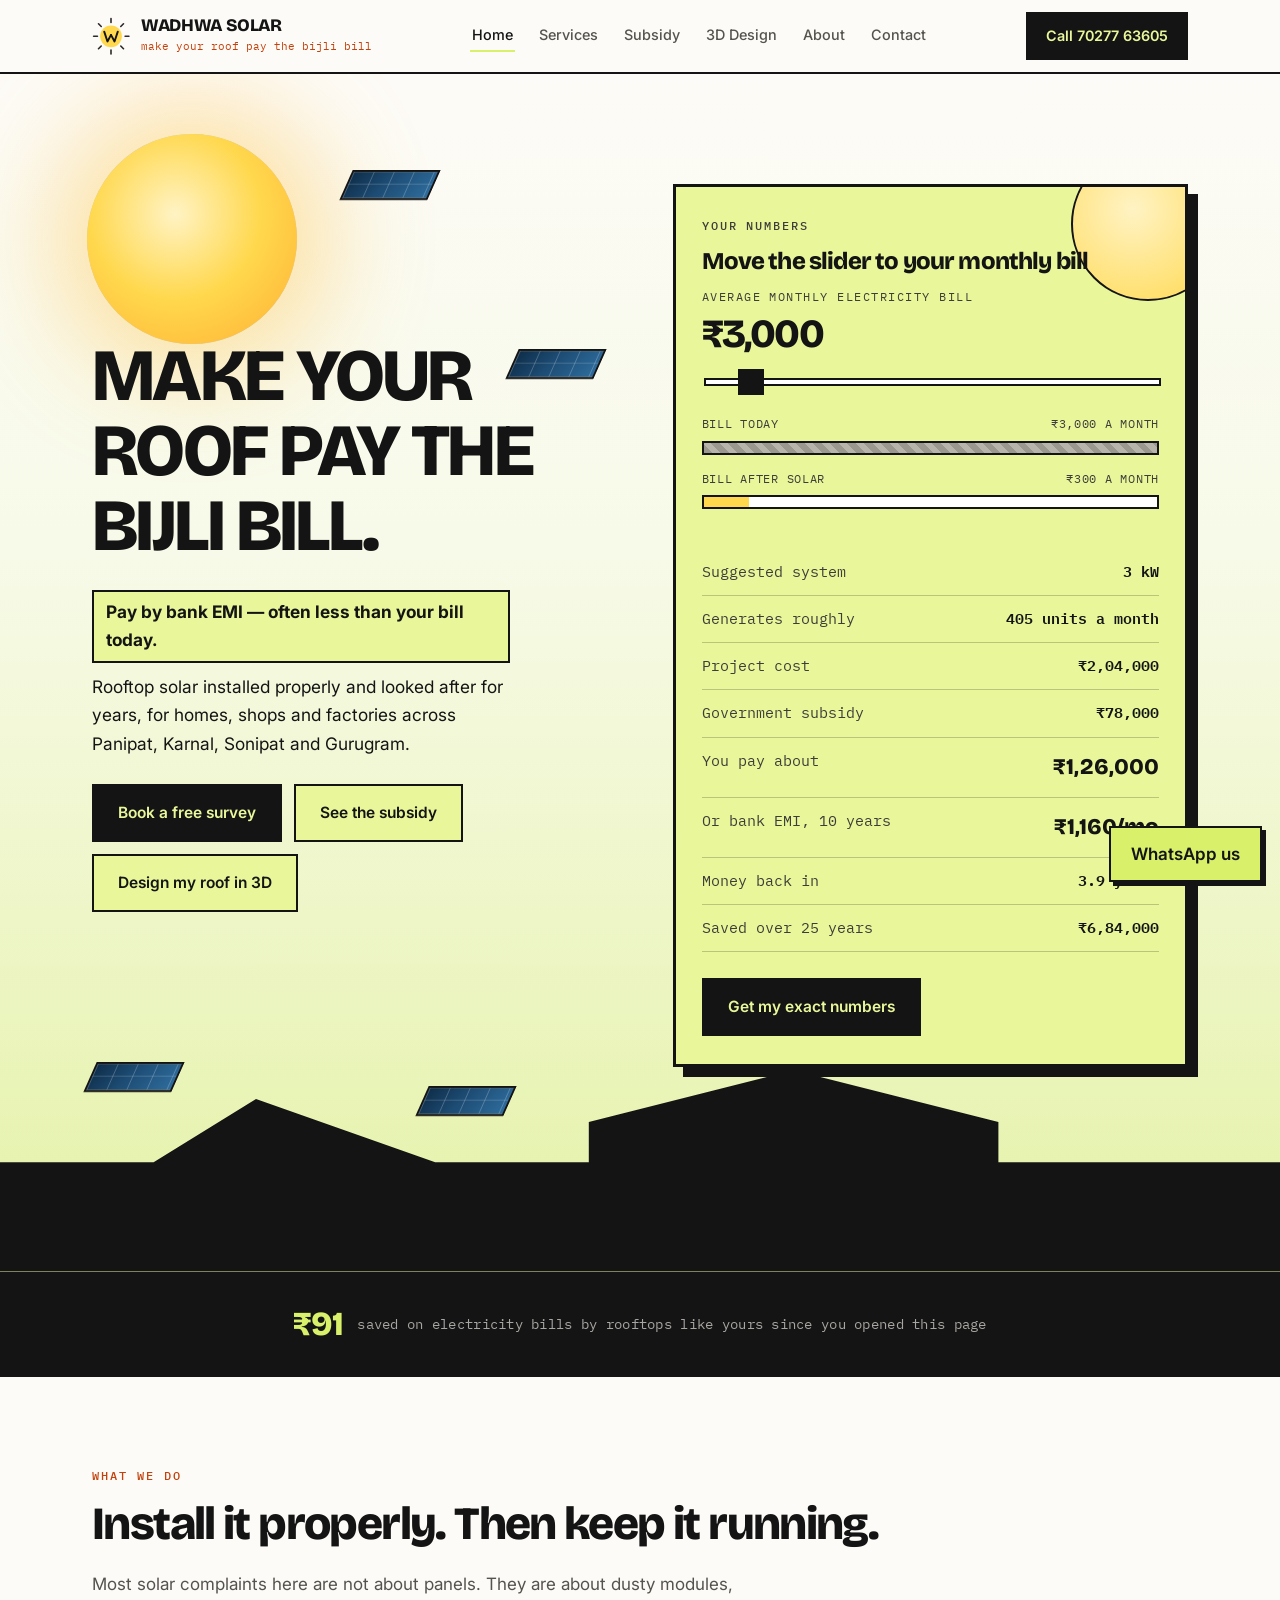
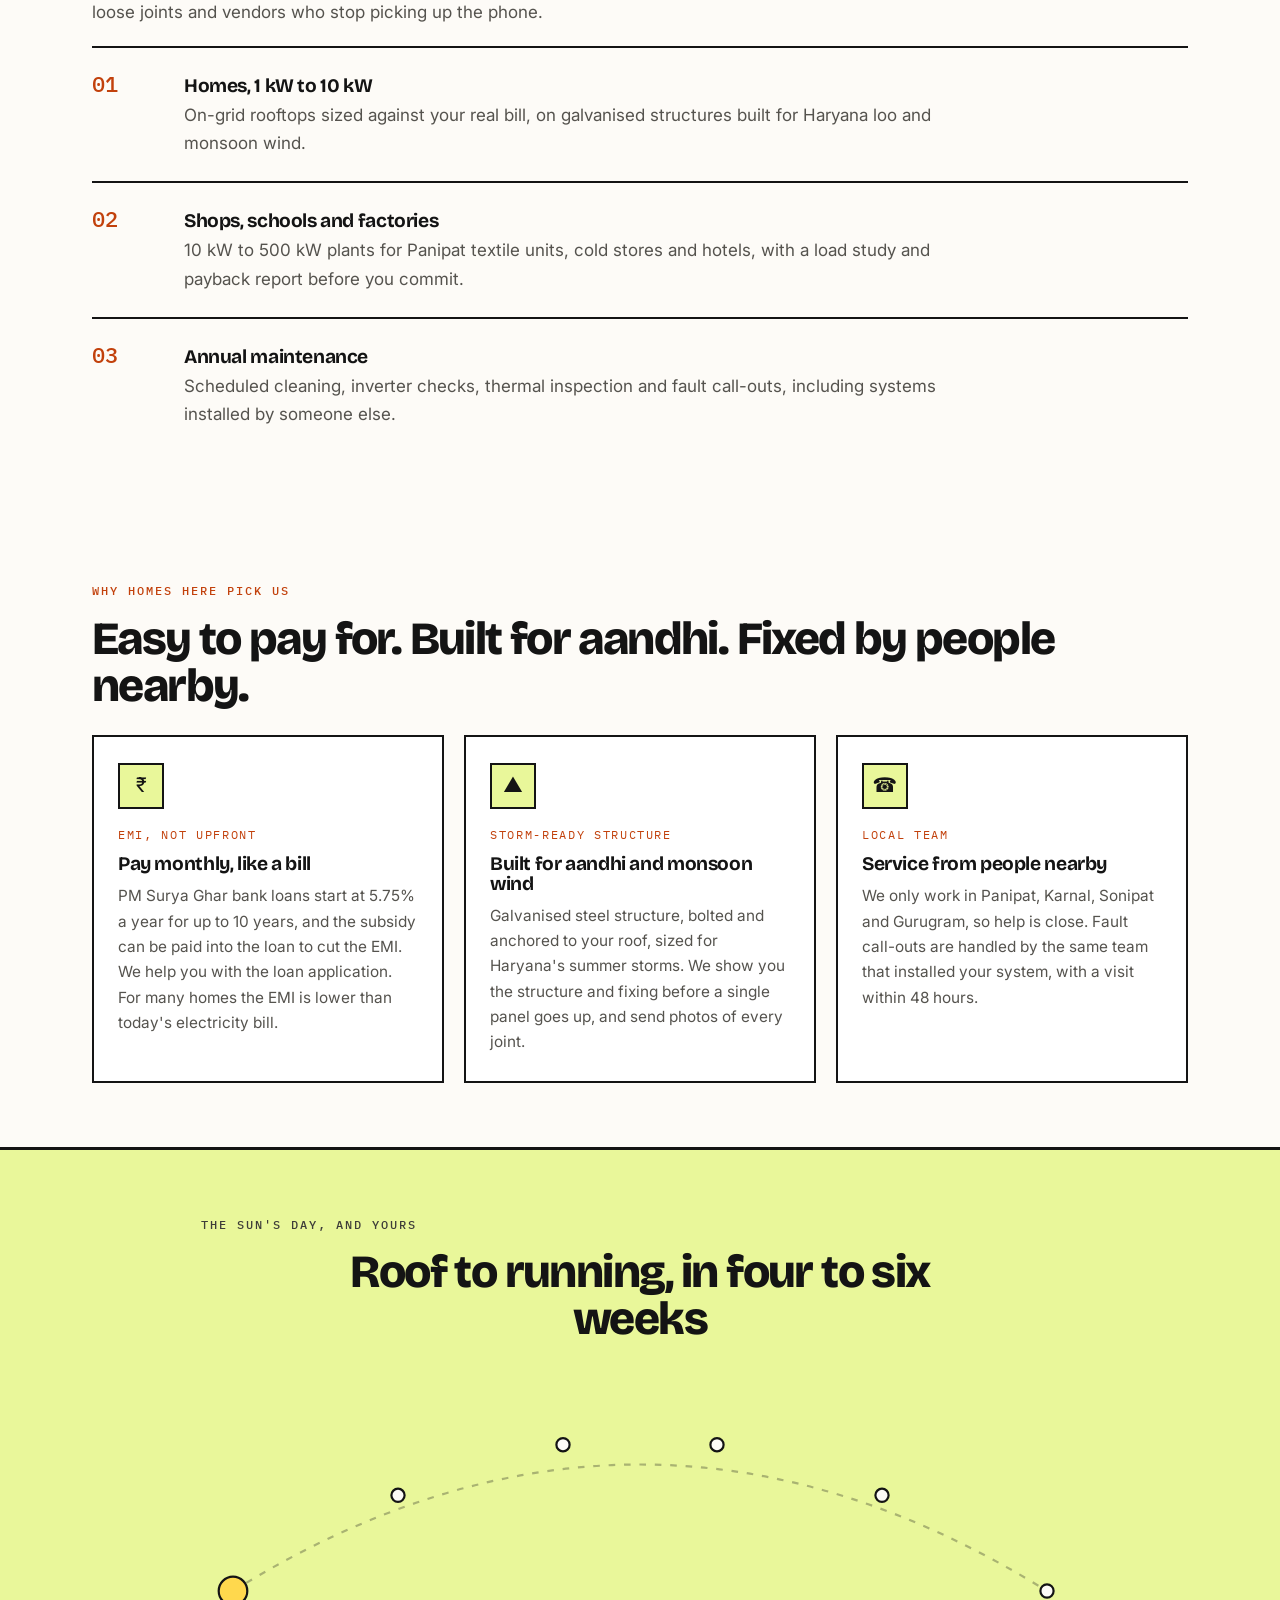
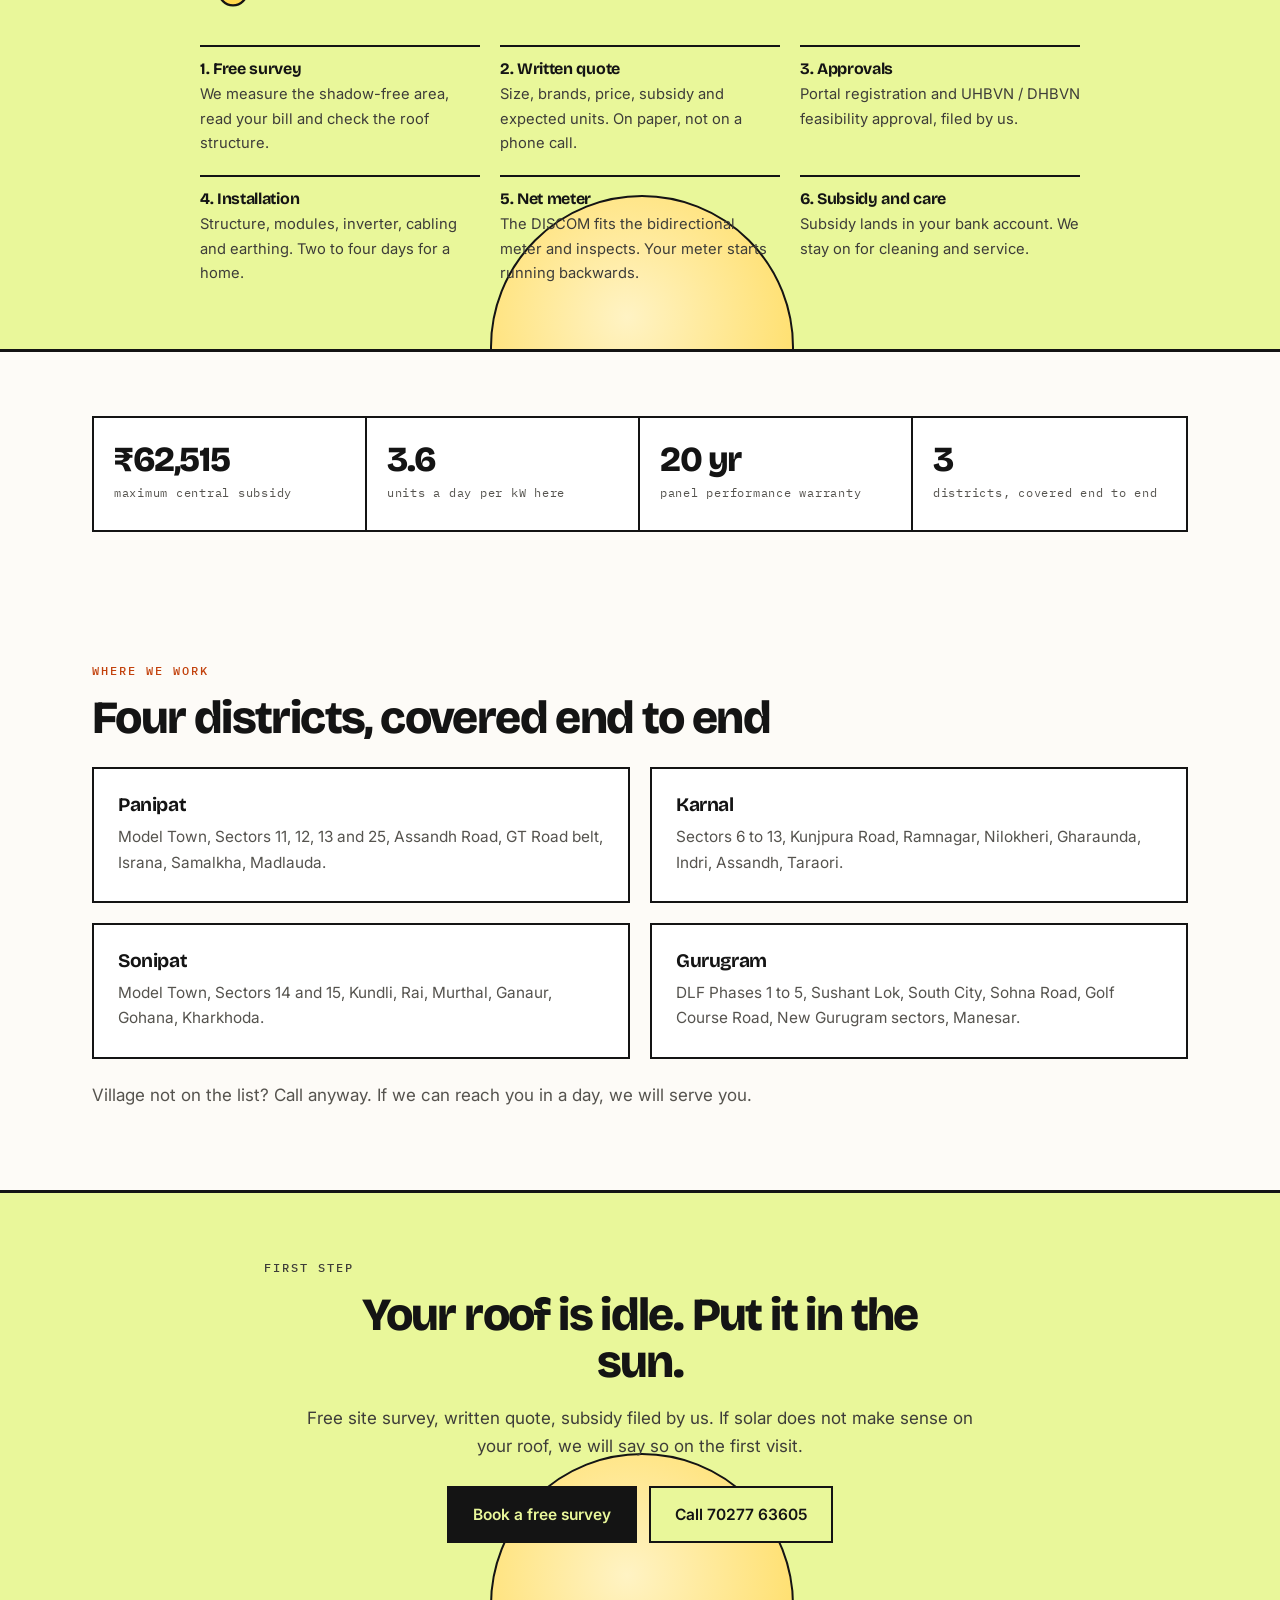
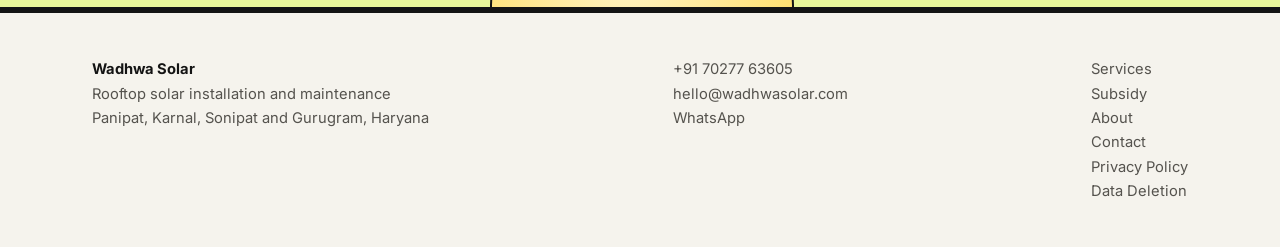
<file: index.html>
<!DOCTYPE html>
<html lang="en">
<head>
<meta charset="utf-8">
<meta name="color-scheme" content="light">
<meta name="viewport" content="width=device-width,initial-scale=1">
<title>Wadhwa Solar — make your roof pay the bijli bill | Rooftop solar in Panipat, Karnal, Sonipat, Gurugram</title>
<meta name="description" content="Rooftop solar installation and maintenance in Panipat, Karnal, Sonipat and Gurugram. Free survey, PM Surya Ghar subsidy handled, 25-year panel warranty.">
<link rel="icon" href="logo.svg">
<link rel="preconnect" href="https://fonts.googleapis.com">
<link rel="preconnect" href="https://fonts.gstatic.com" crossorigin>
<link href="https://fonts.googleapis.com/css2?family=Bricolage+Grotesque:opsz,wght@12..96,700;12..96,800&family=Inter:wght@400;500;600&family=IBM+Plex+Mono:wght@400;500&display=swap" rel="stylesheet">
<link rel="stylesheet" href="styles.css">
</head>
<body>

<header class="site-head">
  <div class="head-in">
    <a class="brand" href="index.html">
      <svg width="38" height="38" viewBox="0 0 140 140" aria-hidden="true">
        <g class="spin" stroke="#141414" stroke-width="6" stroke-linecap="round" opacity=".9">
          <line x1="70" y1="6" x2="70" y2="20"/><line x1="70" y1="122" x2="70" y2="136"/>
          <line x1="6" y1="71" x2="20" y2="71"/><line x1="122" y1="71" x2="136" y2="71"/>
          <line x1="24" y1="25" x2="34" y2="35"/><line x1="106" y1="107" x2="116" y2="117"/>
          <line x1="116" y1="25" x2="106" y2="35"/><line x1="34" y1="107" x2="24" y2="117"/>
        </g>
        <circle cx="70" cy="71" r="40" fill="#FFD84D"/>
        <g fill="none" stroke="#141414" stroke-width="7" stroke-linecap="round" stroke-linejoin="round">
          <path d="M45 54 L57 90 L70 66"/><path d="M70 66 L83 90 L95 54"/>
        </g>
      </svg>
      <span><span class="nm">Wadhwa Solar</span><span class="tg">make your roof pay the bijli bill</span></span>
    </a>
    <button class="menubtn" type="button" aria-expanded="false" aria-controls="site-nav"><span></span><span></span><span></span><b>Menu</b></button>
    <nav class="nav" id="site-nav">
      <a href="index.html" class="on">Home</a>
      <a href="services.html">Services</a>
      <a href="subsidy.html">Subsidy</a>
      <a href="solar-3d.html">3D Design</a>
      <a href="about.html">About</a>
      <a href="contact.html">Contact</a>
    </nav>
    <a class="callbtn" href="tel:+917027763605" aria-label="Call 70277 63605"><span class="cfull">Call 70277 63605</span><span class="cshort">Call</span></a>
  </div>
</header>

<main>
<section class="scene" style="min-height:clamp(560px,74vh,760px);padding:0">
  <div class="rays"></div><div class="halo"></div><div class="sun"></div>
  <div class="roofline"></div>
  <div class="panel p1"></div><div class="panel p2"></div><div class="panel p3"></div><div class="panel p4"></div>
  <span class="coin c1">&#8377;</span><span class="coin c2">&#8377;</span><span class="coin c3">&#8377;</span><span class="coin c4">&#8377;</span>
  <div class="hero-grid">
    <div class="scene-copy">
    <h1 data-split>Make your roof pay the bijli bill.</h1>
    <p class="lede"><b style="display:inline-block;background:var(--lime);padding:6px 12px;border:2px solid var(--ink);margin-bottom:10px">Pay by bank EMI — often less than your bill today.</b><br>Rooftop solar installed properly and looked after for years, for homes, shops and factories across Panipat, Karnal, Sonipat and Gurugram.</p>
    <div class="btnrow">
      <a class="btn solid" href="contact.html">Book a free survey</a>
      <a class="btn ghost" href="subsidy.html">See the subsidy</a>
      <a class="btn ghost" href="solar-3d.html">Design my roof in 3D</a>
    </div>
    </div>
    <div class="calc-wrap reveal">
    <div class="calc-grid">
      <div>
        <p class="eyebrow">Your numbers</p>
        <h2 style="margin-bottom:.5em;font-size:1.5rem">Move the slider to your monthly bill</h2>
        <label for="bill">Average monthly electricity bill</label>
        <div class="bignum" id="billOut">&#8377;3,000</div>
        <input id="bill" type="range" min="800" max="30000" step="200" value="3000" aria-label="Average monthly electricity bill">
        <div class="bars">
          <div class="barlbl"><span>Bill today</span><span id="beforeLbl">&#8377;3,000 a month</span></div>
          <div class="bar before"><i style="width:100%"></i></div>
          <div class="barlbl"><span>Bill after solar</span><span id="afterLbl">&#8377;300 a month</span></div>
          <div class="bar after"><i id="barAfter" style="width:10%"></i></div>
        </div>
      </div>
      <div>
        <div class="rows">
          <div><span>Suggested system</span><span id="size">3 kW</span></div>
          <div><span>Generates roughly</span><span id="units">405 units a month</span></div>
          <div><span>Project cost</span><span id="cost">&#8377;2,04,000</span></div>
          <div><span>Government subsidy</span><span id="sub">&#8377;78,000</span></div>
          <div class="hi"><span>You pay about</span><span id="net">&#8377;1,26,000</span></div>
          <div class="hi"><span>Or bank EMI, 10 years</span><span id="emi">&#8377;1,160/mo</span></div>
          <div><span>Money back in</span><span id="pay">3.9 years</span></div>
          <div><span>Saved over 25 years</span><span id="save25">&#8377;6,84,000</span></div>
        </div>
        <div class="btnrow"><a class="btn solid" href="contact.html">Get my exact numbers</a></div>
      </div>
    </div>
  </div>
  </div>
</section><div class="strip">
  <div class="wrap">
    <b id="liveSave">&#8377;0</b>
    <span>saved on electricity bills by rooftops like yours since you opened this page</span>
  </div>
</div>



<section>
  <div class="wrap reveal">
    <p class="eyebrow">What we do</p>
    <h2>Install it properly. Then keep it running.</h2>
    <p style="margin-bottom:20px">Most solar complaints here are not about panels. They are about dusty modules, loose joints and vendors who stop picking up the phone.</p>
    <div class="split"><div><span class="idx">01</span></div><div><h3>Homes, 1 kW to 10 kW</h3><p>On-grid rooftops sized against your real bill, on galvanised structures built for Haryana loo and monsoon wind.</p></div></div>
    <div class="split"><div><span class="idx">02</span></div><div><h3>Shops, schools and factories</h3><p>10 kW to 500 kW plants for Panipat textile units, cold stores and hotels, with a load study and payback report before you commit.</p></div></div>
    <div class="split"><div><span class="idx">03</span></div><div><h3>Annual maintenance</h3><p>Scheduled cleaning, inverter checks, thermal inspection and fault call-outs, including systems installed by someone else.</p></div></div>
  </div>
</section>

<section>
  <div class="wrap reveal">
    <p class="eyebrow">Why homes here pick us</p>
    <h2>Easy to pay for. Built for aandhi. Fixed by people nearby.</h2>
    <div class="cols" style="margin-top:26px">
      <div class="card"><i class="ico">&#8377;</i><p class="tag">EMI, not upfront</p><h3>Pay monthly, like a bill</h3><p>PM Surya Ghar bank loans start at 5.75% a year for up to 10 years, and the subsidy can be paid into the loan to cut the EMI. We help you with the loan application. For many homes the EMI is lower than today's electricity bill.</p></div>
      <div class="card"><i class="ico">&#9650;</i><p class="tag">Storm-ready structure</p><h3>Built for aandhi and monsoon wind</h3><p>Galvanised steel structure, bolted and anchored to your roof, sized for Haryana's summer storms. We show you the structure and fixing before a single panel goes up, and send photos of every joint.</p></div>
      <div class="card"><i class="ico">&#9742;</i><p class="tag">Local team</p><h3>Service from people nearby</h3><p>We only work in Panipat, Karnal, Sonipat and Gurugram, so help is close. Fault call-outs are handled by the same team that installed your system, with a visit within 48 hours.</p></div>
    </div>
  </div>
</section>
<section class="band">
  <div class="wrap reveal">
    <p class="eyebrow" style="text-align:center">The sun's day, and yours</p>
    <h2 style="text-align:center;max-width:22ch;margin:0 auto 40px">Roof to running, in four to six weeks</h2>
    <div class="arc" id="arcBox">
    <svg viewBox="0 0 800 210" aria-hidden="true">
      <path id="arcPath" class="path" d="M30 190 Q400 -40 770 190"/>
      <path id="arcTrail" class="trail" d="M30 190 Q400 -40 770 190"/>
      <circle class="marker" cx="30" cy="190" r="6"/>
      <circle class="marker" cx="180" cy="103" r="6"/>
      <circle class="marker" cx="330" cy="57" r="6"/>
      <circle class="marker" cx="470" cy="57" r="6"/>
      <circle class="marker" cx="620" cy="103" r="6"/>
      <circle class="marker" cx="770" cy="190" r="6"/>
      <circle id="arcSun" class="sunny" cx="30" cy="190" r="13"/>
    </svg>
    <div class="arc-steps">
      <div><h3>1. Free survey</h3><p>We measure the shadow-free area, read your bill and check the roof structure.</p></div>
      <div><h3>2. Written quote</h3><p>Size, brands, price, subsidy and expected units. On paper, not on a phone call.</p></div>
      <div><h3>3. Approvals</h3><p>Portal registration and UHBVN / DHBVN feasibility approval, filed by us.</p></div>
      <div><h3>4. Installation</h3><p>Structure, modules, inverter, cabling and earthing. Two to four days for a home.</p></div>
      <div><h3>5. Net meter</h3><p>The DISCOM fits the bidirectional meter and inspects. Your meter starts running backwards.</p></div>
      <div><h3>6. Subsidy and care</h3><p>Subsidy lands in your bank account. We stay on for cleaning and service.</p></div>
    </div>
  </div>
  </div>
</section>

<section>
  <div class="wrap reveal">
    <div class="stats">
      <div><strong data-count="78000" data-pre="&#8377;">&#8377;78,000</strong><span>maximum central subsidy</span></div>
      <div><strong data-count="4.5" data-dec="1">4.5</strong><span>units a day per kW here</span></div>
      <div><strong data-count="25" data-suf=" yr">25 yr</strong><span>panel performance warranty</span></div>
      <div><strong data-count="4">4</strong><span>districts, covered end to end</span></div>
    </div>
  </div>
</section>

<section>
  <div class="wrap reveal">
    <p class="eyebrow">Where we work</p>
    <h2>Four districts, covered end to end</h2>
    <div class="cols two" style="margin-top:26px">
      <div class="card"><h3>Panipat</h3><p>Model Town, Sectors 11, 12, 13 and 25, Assandh Road, GT Road belt, Israna, Samalkha, Madlauda.</p></div>
      <div class="card"><h3>Karnal</h3><p>Sectors 6 to 13, Kunjpura Road, Ramnagar, Nilokheri, Gharaunda, Indri, Assandh, Taraori.</p></div>
      <div class="card"><h3>Sonipat</h3><p>Model Town, Sectors 14 and 15, Kundli, Rai, Murthal, Ganaur, Gohana, Kharkhoda.</p></div>
      <div class="card"><h3>Gurugram</h3><p>DLF Phases 1 to 5, Sushant Lok, South City, Sohna Road, Golf Course Road, New Gurugram sectors, Manesar.</p></div>
    </div>
    <p style="margin-top:22px">Village not on the list? Call anyway. If we can reach you in a day, we will serve you.</p>
  </div>
</section>

<section class="band">
  <div class="wrap reveal" style="text-align:center">
    <p class="eyebrow">First step</p>
    <h2 style="max-width:20ch;margin:0 auto .4em">Your roof is idle. Put it in the sun.</h2>
    <p style="margin:0 auto">Free site survey, written quote, subsidy filed by us. If solar does not make sense on your roof, we will say so on the first visit.</p>
    <div class="btnrow" style="justify-content:center">
      <a class="btn solid" href="contact.html">Book a free survey</a>
      <a class="btn ghost" href="tel:+917027763605">Call 70277 63605</a>
    </div>
  </div>
</section>
</main>

<footer class="site-foot">
  <div class="wrap foot-grid">
    <div>
      <strong style="color:#141414">Wadhwa Solar</strong><br>
      Rooftop solar installation and maintenance<br>
      Panipat, Karnal, Sonipat and Gurugram, Haryana
    </div>
    <div>
      <a href="tel:+917027763605">+91 70277 63605</a><br>
      <a href="mailto:hello@wadhwasolar.com">hello@wadhwasolar.com</a><br>
      <a href="https://wa.me/917027763605">WhatsApp</a>
    </div>
    <div>
      <a href="services.html">Services</a><br>
      <a href="subsidy.html">Subsidy</a><br>
      <a href="about.html">About</a><br>
      <a href="contact.html">Contact</a><br>
      <a href="privacy.html">Privacy Policy</a><br>
      <a href="data-deletion.html">Data Deletion</a>
    </div>
  </div>
</footer>

<a class="float" href="https://wa.me/917027763605">WhatsApp us</a>
<script src="app.js"></script>
</body>
</html>
</file>
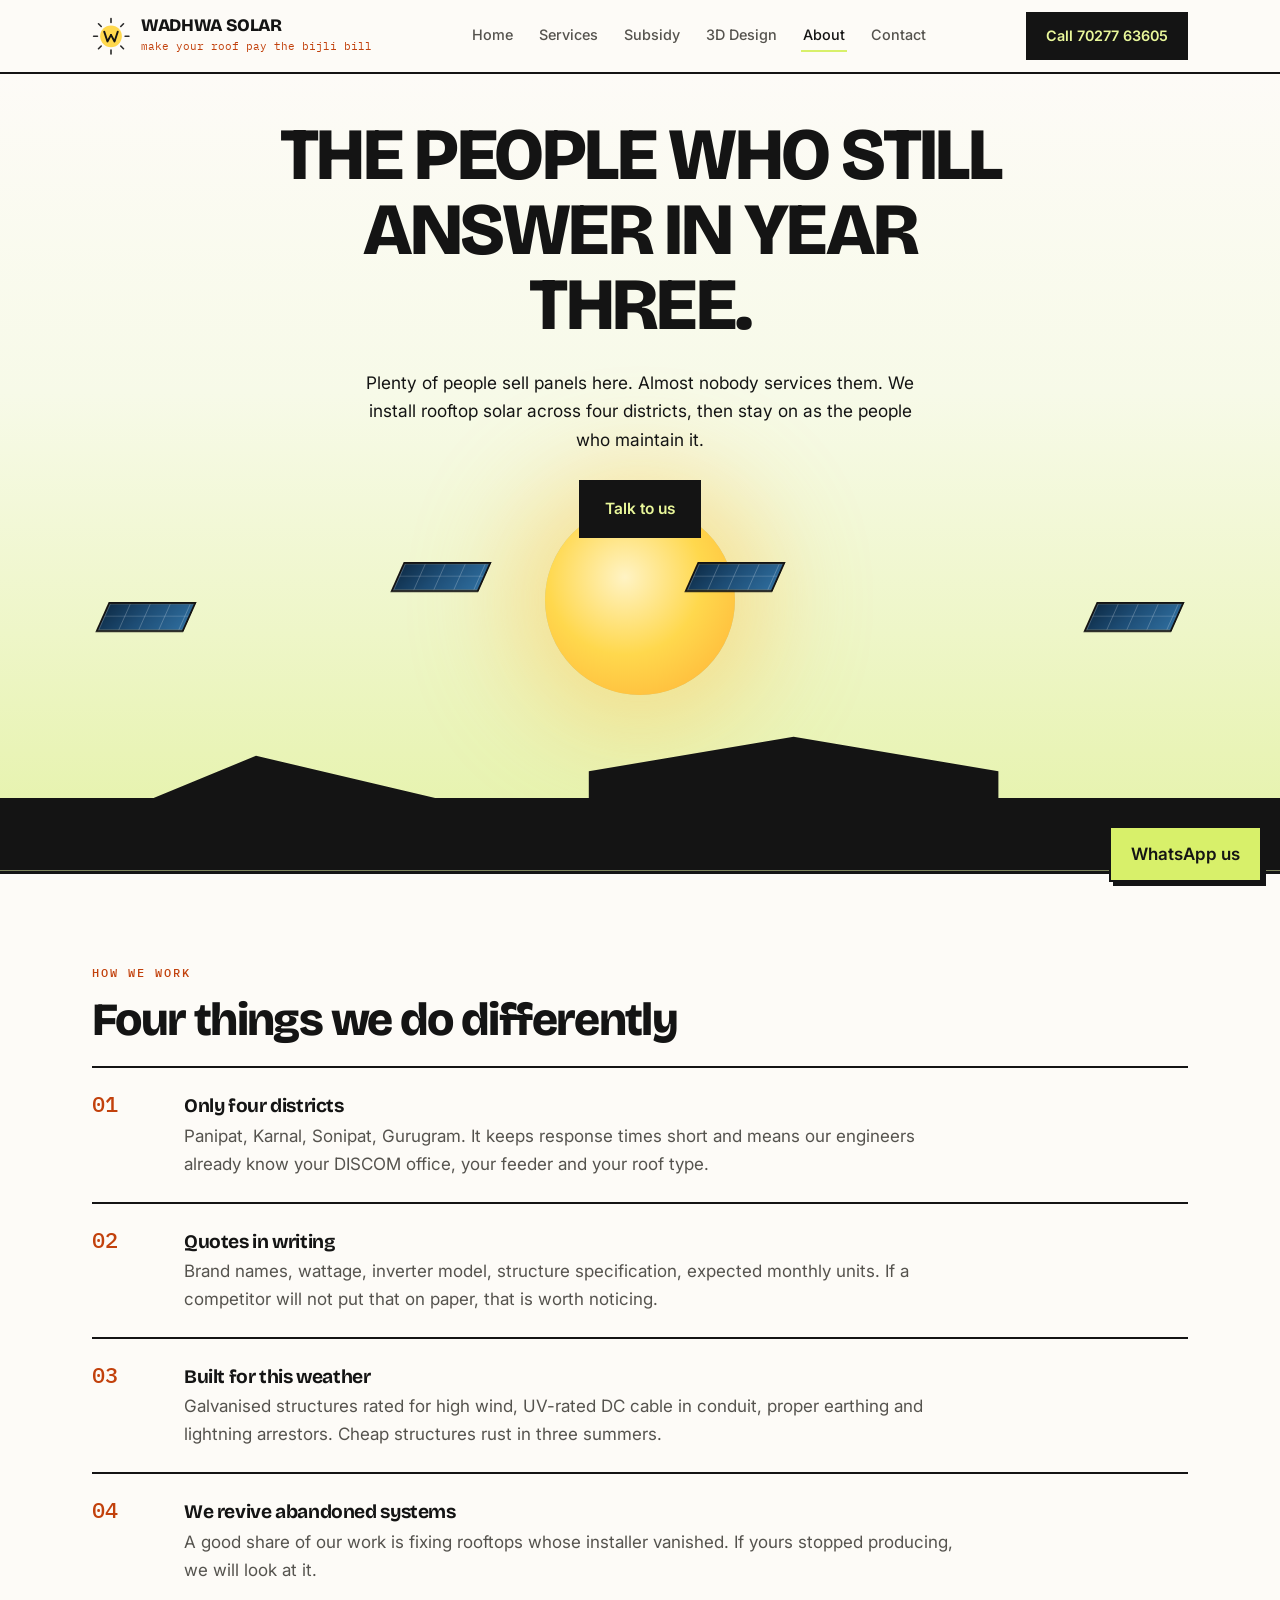
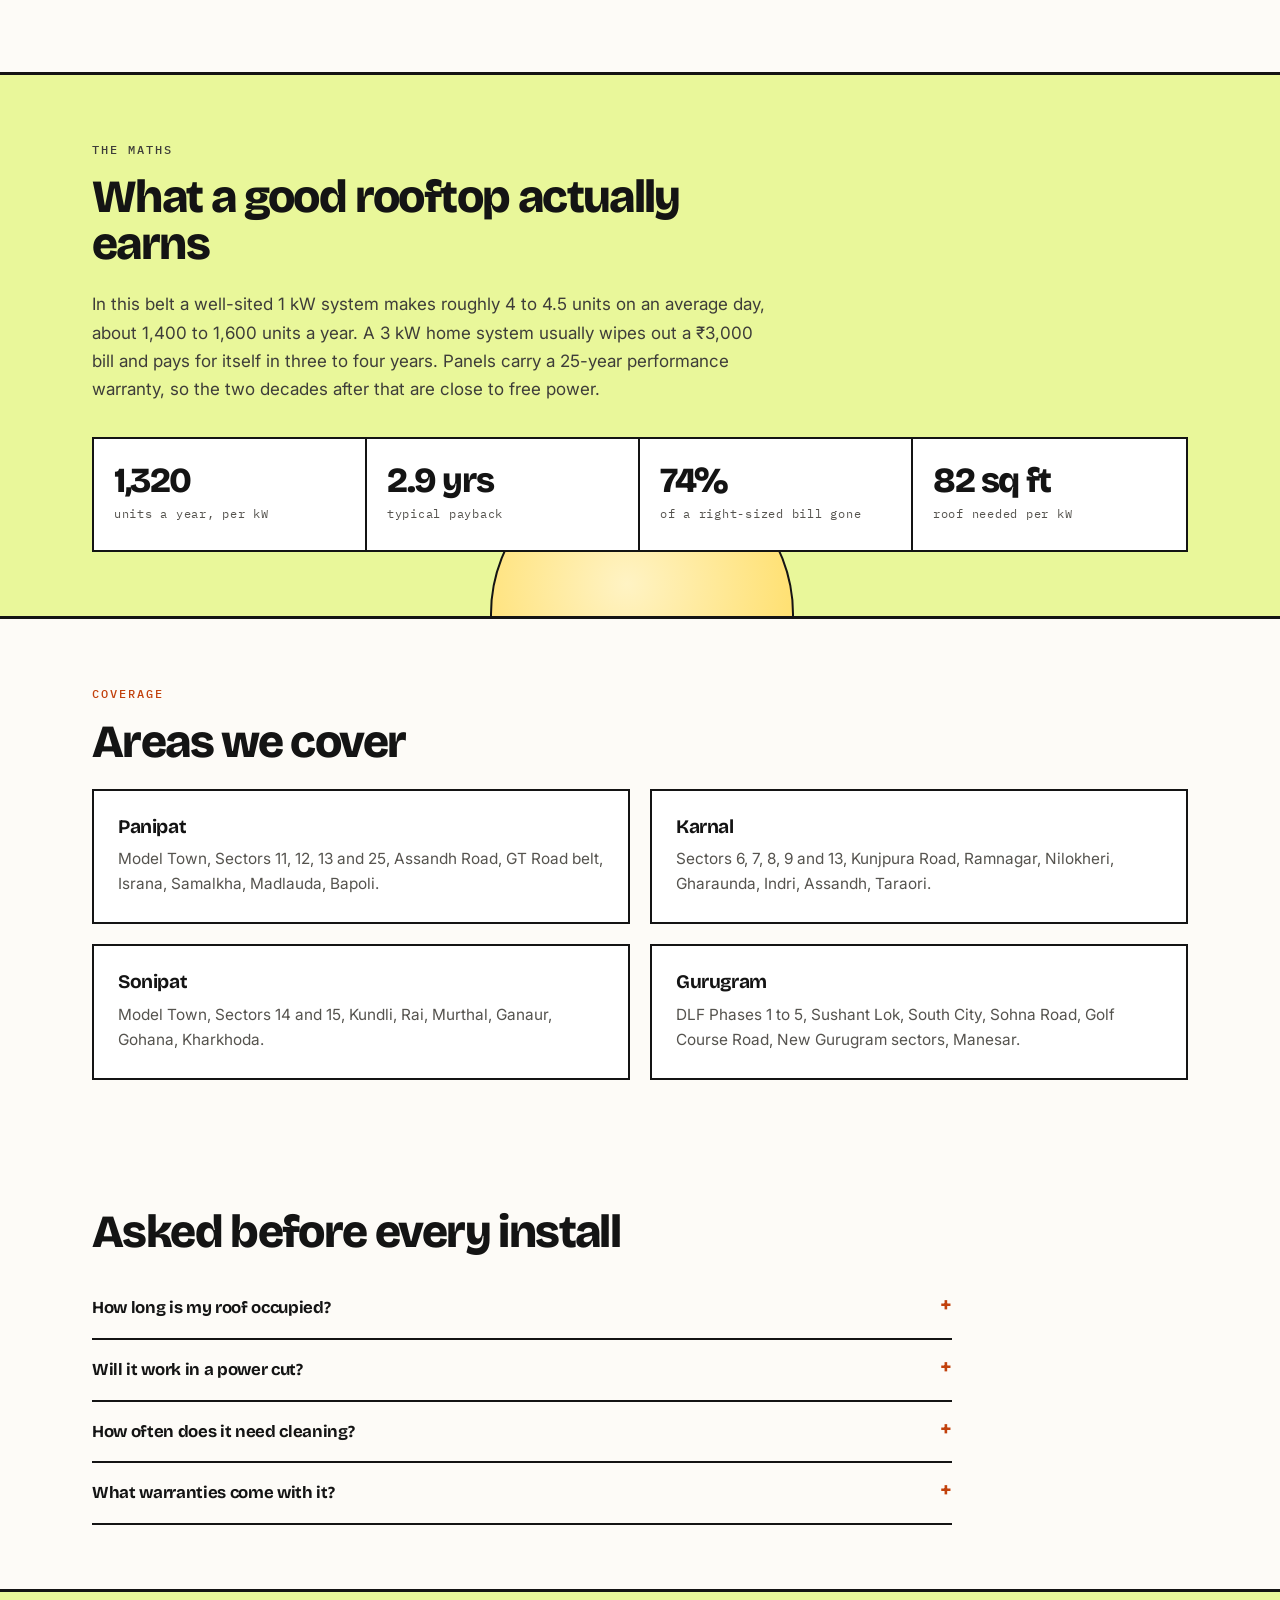
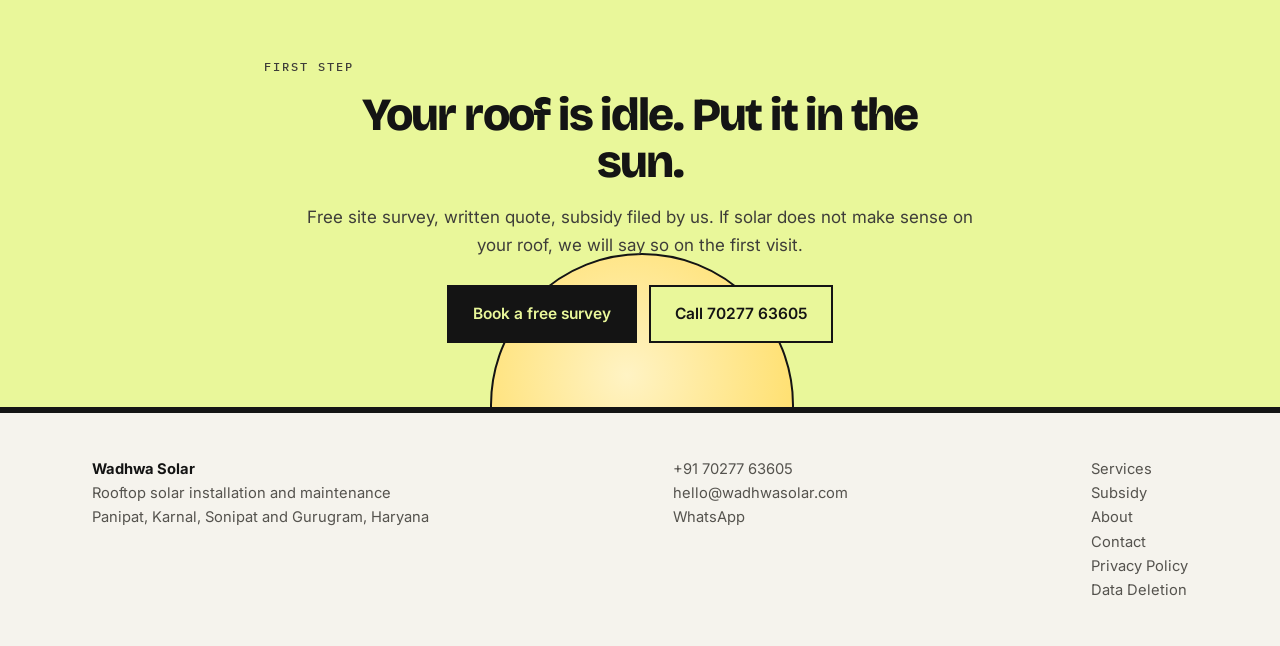
<file: about.html>
<!DOCTYPE html>
<html lang="en">
<head>
<meta charset="utf-8">
<meta name="color-scheme" content="light">
<meta name="viewport" content="width=device-width,initial-scale=1">
<title>About — Wadhwa Solar</title>
<meta name="description" content="A local rooftop solar installation and maintenance company for Panipat, Karnal, Sonipat and Gurugram.">
<link rel="icon" href="logo.svg">
<link rel="preconnect" href="https://fonts.googleapis.com">
<link rel="preconnect" href="https://fonts.gstatic.com" crossorigin>
<link href="https://fonts.googleapis.com/css2?family=Bricolage+Grotesque:opsz,wght@12..96,700;12..96,800&family=Inter:wght@400;500;600&family=IBM+Plex+Mono:wght@400;500&display=swap" rel="stylesheet">
<link rel="stylesheet" href="styles.css">
</head>
<body>

<header class="site-head">
  <div class="head-in">
    <a class="brand" href="index.html">
      <svg width="38" height="38" viewBox="0 0 140 140" aria-hidden="true">
        <g class="spin" stroke="#141414" stroke-width="6" stroke-linecap="round" opacity=".9">
          <line x1="70" y1="6" x2="70" y2="20"/><line x1="70" y1="122" x2="70" y2="136"/>
          <line x1="6" y1="71" x2="20" y2="71"/><line x1="122" y1="71" x2="136" y2="71"/>
          <line x1="24" y1="25" x2="34" y2="35"/><line x1="106" y1="107" x2="116" y2="117"/>
          <line x1="116" y1="25" x2="106" y2="35"/><line x1="34" y1="107" x2="24" y2="117"/>
        </g>
        <circle cx="70" cy="71" r="40" fill="#FFD84D"/>
        <g fill="none" stroke="#141414" stroke-width="7" stroke-linecap="round" stroke-linejoin="round">
          <path d="M45 54 L57 90 L70 66"/><path d="M70 66 L83 90 L95 54"/>
        </g>
      </svg>
      <span><span class="nm">Wadhwa Solar</span><span class="tg">make your roof pay the bijli bill</span></span>
    </a>
    <button class="menubtn" type="button" aria-expanded="false" aria-controls="site-nav"><span></span><span></span><span></span><b>Menu</b></button>
    <nav class="nav" id="site-nav">
      <a href="index.html">Home</a>
      <a href="services.html">Services</a>
      <a href="subsidy.html">Subsidy</a>
      <a href="solar-3d.html">3D Design</a>
      <a href="about.html" class="on">About</a>
      <a href="contact.html">Contact</a>
    </nav>
    <a class="callbtn" href="tel:+917027763605" aria-label="Call 70277 63605"><span class="cfull">Call 70277 63605</span><span class="cshort">Call</span></a>
  </div>
</header>

<main>
<section class="scene" style="min-height:clamp(320px,40vh,420px);padding:0">
  <div class="rays"></div><div class="halo"></div><div class="sun"></div>
  <div class="roofline"></div>
  <div class="panel p1"></div><div class="panel p2"></div><div class="panel p3"></div><div class="panel p4"></div>
  <span class="coin c1">&#8377;</span><span class="coin c2">&#8377;</span><span class="coin c3">&#8377;</span><span class="coin c4">&#8377;</span>
  <div class="scene-copy">
    <h1 data-split>The people who still answer in year three.</h1>
    <p class="lede">Plenty of people sell panels here. Almost nobody services them. We install rooftop solar across four districts, then stay on as the people who maintain it.</p>
    <div class="btnrow"><a class="btn solid" href="contact.html">Talk to us</a></div>
  </div>
</section>

<section>
  <div class="wrap reveal">
    <p class="eyebrow">How we work</p>
    <h2>Four things we do differently</h2>
    <div class="split"><div><span class="idx">01</span></div><div><h3>Only four districts</h3><p>Panipat, Karnal, Sonipat, Gurugram. It keeps response times short and means our engineers already know your DISCOM office, your feeder and your roof type.</p></div></div>
    <div class="split"><div><span class="idx">02</span></div><div><h3>Quotes in writing</h3><p>Brand names, wattage, inverter model, structure specification, expected monthly units. If a competitor will not put that on paper, that is worth noticing.</p></div></div>
    <div class="split"><div><span class="idx">03</span></div><div><h3>Built for this weather</h3><p>Galvanised structures rated for high wind, UV-rated DC cable in conduit, proper earthing and lightning arrestors. Cheap structures rust in three summers.</p></div></div>
    <div class="split"><div><span class="idx">04</span></div><div><h3>We revive abandoned systems</h3><p>A good share of our work is fixing rooftops whose installer vanished. If yours stopped producing, we will look at it.</p></div></div>
  </div>
</section>

<section class="band">
  <div class="wrap reveal">
    <p class="eyebrow">The maths</p>
    <h2 style="max-width:22ch">What a good rooftop actually earns</h2>
    <p>In this belt a well-sited 1 kW system makes roughly 4 to 4.5 units on an average day, about 1,400 to 1,600 units a year. A 3 kW home system usually wipes out a &#8377;3,000 bill and pays for itself in three to four years. Panels carry a 25-year performance warranty, so the two decades after that are close to free power.</p>
    <div class="stats" style="margin-top:34px">
      <div><strong data-count="1600">1,600</strong><span>units a year, per kW</span></div>
      <div><strong data-count="3.5" data-dec="1" data-suf=" yrs">3.5 yrs</strong><span>typical payback</span></div>
      <div><strong data-count="90" data-suf="%">90%</strong><span>of a right-sized bill gone</span></div>
      <div><strong data-count="100" data-suf=" sq ft">100 sq ft</strong><span>roof needed per kW</span></div>
    </div>
  </div>
</section>

<section>
  <div class="wrap reveal">
    <p class="eyebrow">Coverage</p>
    <h2>Areas we cover</h2>
    <div class="cols two" style="margin-top:24px">
      <div class="card"><h3>Panipat</h3><p>Model Town, Sectors 11, 12, 13 and 25, Assandh Road, GT Road belt, Israna, Samalkha, Madlauda, Bapoli.</p></div>
      <div class="card"><h3>Karnal</h3><p>Sectors 6, 7, 8, 9 and 13, Kunjpura Road, Ramnagar, Nilokheri, Gharaunda, Indri, Assandh, Taraori.</p></div>
      <div class="card"><h3>Sonipat</h3><p>Model Town, Sectors 14 and 15, Kundli, Rai, Murthal, Ganaur, Gohana, Kharkhoda.</p></div>
      <div class="card"><h3>Gurugram</h3><p>DLF Phases 1 to 5, Sushant Lok, South City, Sohna Road, Golf Course Road, New Gurugram sectors, Manesar.</p></div>
    </div>
  </div>
</section>

<section>
  <div class="wrap reveal">
    <h2>Asked before every install</h2>
    <details><summary>How long is my roof occupied?</summary><p>Two to four days on site for a home. Panels sit on a raised structure, so most of the terrace stays usable underneath.</p></details>
    <details><summary>Will it work in a power cut?</summary><p>A standard on-grid system shuts off during a cut, for lineman safety. If you need backup, we fit a hybrid inverter with a battery.</p></details>
    <details><summary>How often does it need cleaning?</summary><p>Every two to four weeks in dusty months, less in monsoon. Our plans cover it, or we will show you how to do it safely yourself.</p></details>
    <details><summary>What warranties come with it?</summary><p>Typically 25 years performance and 10 to 12 years product on panels, 5 to 10 years on the inverter, plus our own workmanship warranty on structure and wiring.</p></details>
  </div>
</section>

<section class="band">
  <div class="wrap reveal" style="text-align:center">
    <p class="eyebrow">First step</p>
    <h2 style="max-width:20ch;margin:0 auto .4em">Your roof is idle. Put it in the sun.</h2>
    <p style="margin:0 auto">Free site survey, written quote, subsidy filed by us. If solar does not make sense on your roof, we will say so on the first visit.</p>
    <div class="btnrow" style="justify-content:center">
      <a class="btn solid" href="contact.html">Book a free survey</a>
      <a class="btn ghost" href="tel:+917027763605">Call 70277 63605</a>
    </div>
  </div>
</section>
</main>

<footer class="site-foot">
  <div class="wrap foot-grid">
    <div>
      <strong style="color:#141414">Wadhwa Solar</strong><br>
      Rooftop solar installation and maintenance<br>
      Panipat, Karnal, Sonipat and Gurugram, Haryana
    </div>
    <div>
      <a href="tel:+917027763605">+91 70277 63605</a><br>
      <a href="mailto:hello@wadhwasolar.com">hello@wadhwasolar.com</a><br>
      <a href="https://wa.me/917027763605">WhatsApp</a>
    </div>
    <div>
      <a href="services.html">Services</a><br>
      <a href="subsidy.html">Subsidy</a><br>
      <a href="about.html">About</a><br>
      <a href="contact.html">Contact</a><br>
      <a href="privacy.html">Privacy Policy</a><br>
      <a href="data-deletion.html">Data Deletion</a>
    </div>
  </div>
</footer>

<a class="float" href="https://wa.me/917027763605">WhatsApp us</a>
<script src="app.js"></script>
</body>
</html>
</file>
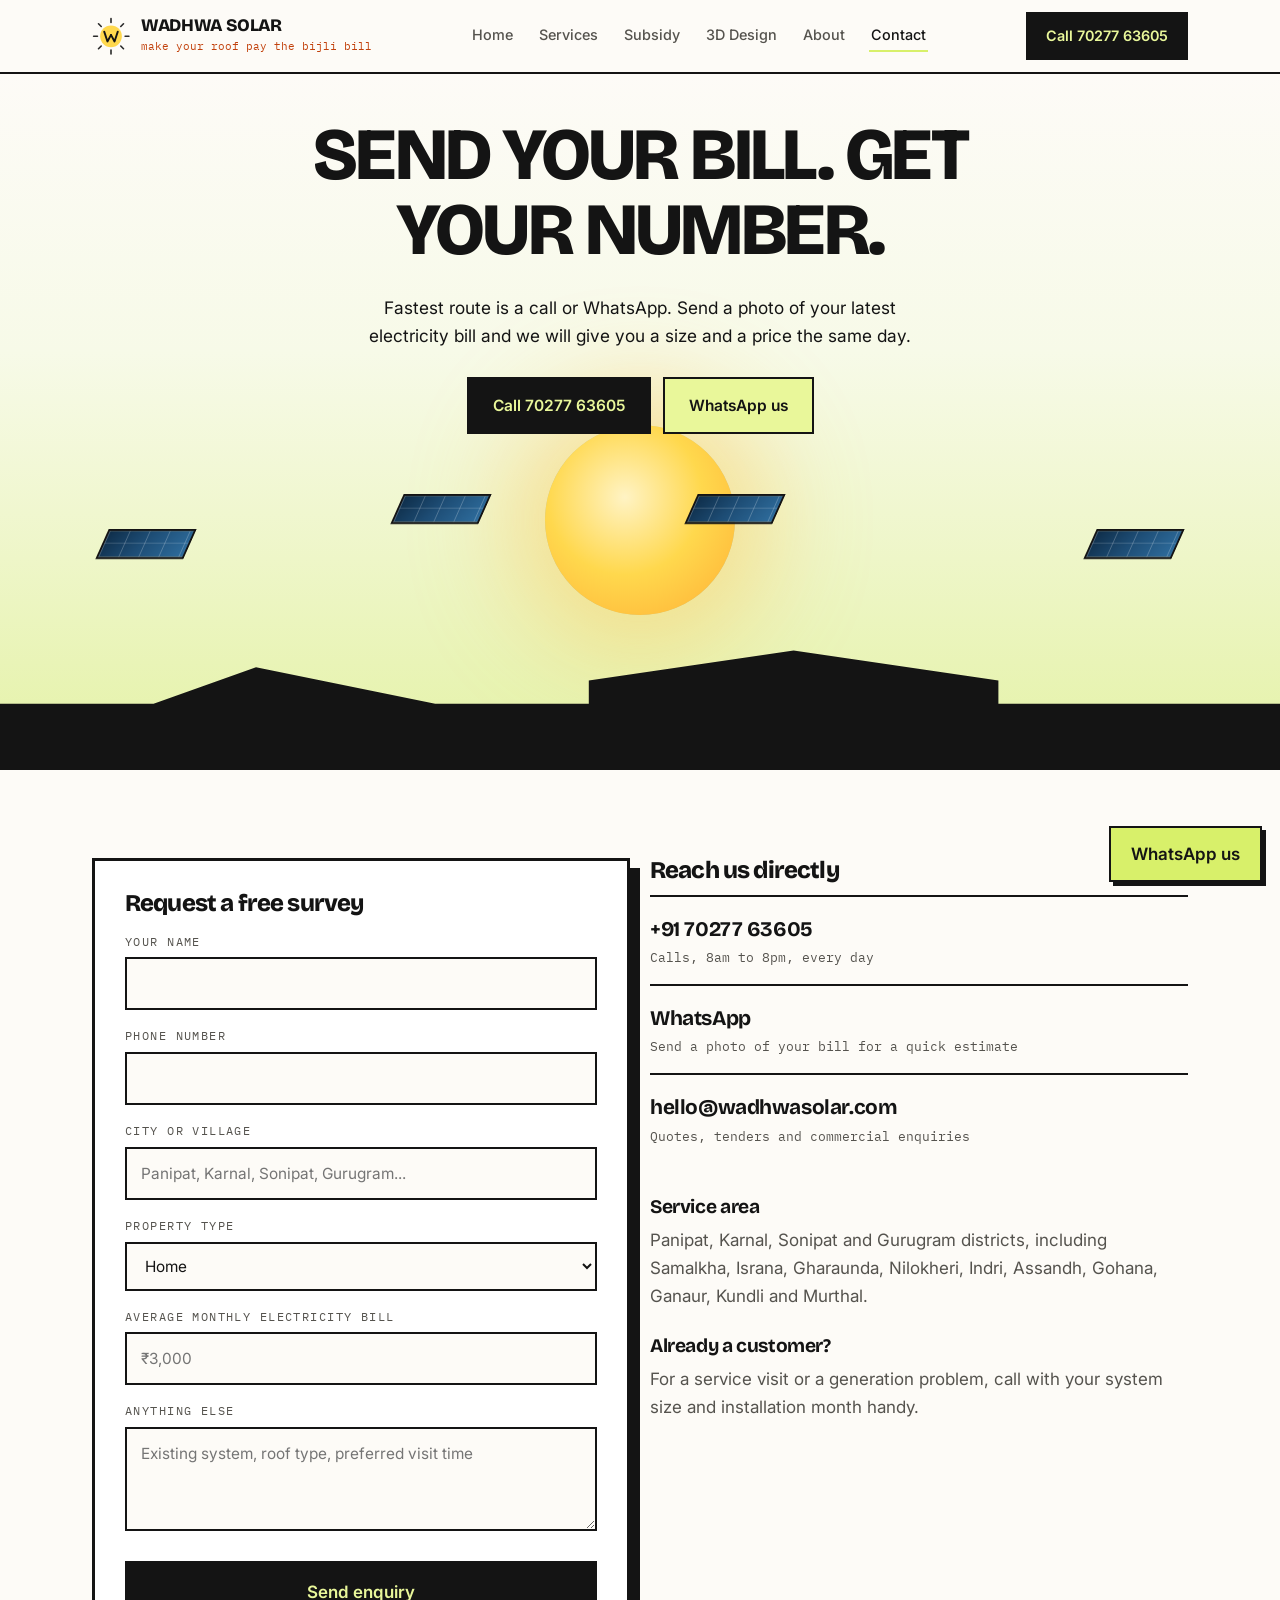
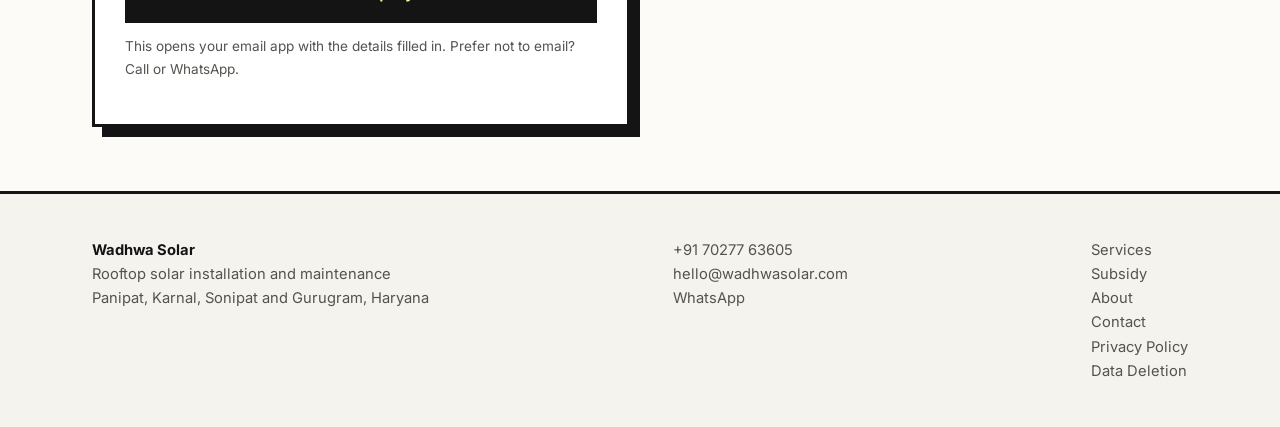
<file: contact.html>
<!DOCTYPE html>
<html lang="en">
<head>
<meta charset="utf-8">
<meta name="color-scheme" content="light">
<meta name="viewport" content="width=device-width,initial-scale=1">
<title>Contact — Wadhwa Solar</title>
<meta name="description" content="Book a free rooftop solar survey. Call +91 70277 63605 or email hello@wadhwasolar.com.">
<link rel="icon" href="logo.svg">
<link rel="preconnect" href="https://fonts.googleapis.com">
<link rel="preconnect" href="https://fonts.gstatic.com" crossorigin>
<link href="https://fonts.googleapis.com/css2?family=Bricolage+Grotesque:opsz,wght@12..96,700;12..96,800&family=Inter:wght@400;500;600&family=IBM+Plex+Mono:wght@400;500&display=swap" rel="stylesheet">
<link rel="stylesheet" href="styles.css">
</head>
<body>

<header class="site-head">
  <div class="head-in">
    <a class="brand" href="index.html">
      <svg width="38" height="38" viewBox="0 0 140 140" aria-hidden="true">
        <g class="spin" stroke="#141414" stroke-width="6" stroke-linecap="round" opacity=".9">
          <line x1="70" y1="6" x2="70" y2="20"/><line x1="70" y1="122" x2="70" y2="136"/>
          <line x1="6" y1="71" x2="20" y2="71"/><line x1="122" y1="71" x2="136" y2="71"/>
          <line x1="24" y1="25" x2="34" y2="35"/><line x1="106" y1="107" x2="116" y2="117"/>
          <line x1="116" y1="25" x2="106" y2="35"/><line x1="34" y1="107" x2="24" y2="117"/>
        </g>
        <circle cx="70" cy="71" r="40" fill="#FFD84D"/>
        <g fill="none" stroke="#141414" stroke-width="7" stroke-linecap="round" stroke-linejoin="round">
          <path d="M45 54 L57 90 L70 66"/><path d="M70 66 L83 90 L95 54"/>
        </g>
      </svg>
      <span><span class="nm">Wadhwa Solar</span><span class="tg">make your roof pay the bijli bill</span></span>
    </a>
    <button class="menubtn" type="button" aria-expanded="false" aria-controls="site-nav"><span></span><span></span><span></span><b>Menu</b></button>
    <nav class="nav" id="site-nav">
      <a href="index.html">Home</a>
      <a href="services.html">Services</a>
      <a href="subsidy.html">Subsidy</a>
      <a href="solar-3d.html">3D Design</a>
      <a href="about.html">About</a>
      <a href="contact.html" class="on">Contact</a>
    </nav>
    <a class="callbtn" href="tel:+917027763605" aria-label="Call 70277 63605"><span class="cfull">Call 70277 63605</span><span class="cshort">Call</span></a>
  </div>
</header>

<main>
<section class="scene" style="min-height:clamp(320px,40vh,420px);padding:0">
  <div class="rays"></div><div class="halo"></div><div class="sun"></div>
  <div class="roofline"></div>
  <div class="panel p1"></div><div class="panel p2"></div><div class="panel p3"></div><div class="panel p4"></div>
  <span class="coin c1">&#8377;</span><span class="coin c2">&#8377;</span><span class="coin c3">&#8377;</span><span class="coin c4">&#8377;</span>
  <div class="scene-copy">
    <h1 data-split>Send your bill. Get your number.</h1>
    <p class="lede">Fastest route is a call or WhatsApp. Send a photo of your latest electricity bill and we will give you a size and a price the same day.</p>
    <div class="btnrow"><a class="btn solid" href="tel:+917027763605">Call 70277 63605</a><a class="btn ghost" href="https://wa.me/917027763605">WhatsApp us</a></div>
  </div>
</section>

<section>
  <div class="wrap cols two reveal">
    <div class="form">
      <h2 style="font-size:1.5rem">Request a free survey</h2>
      <label for="name">Your name</label>
      <input id="name" type="text" autocomplete="name">
      <label for="phone">Phone number</label>
      <input id="phone" type="tel" autocomplete="tel">
      <label for="city">City or village</label>
      <input id="city" type="text" placeholder="Panipat, Karnal, Sonipat, Gurugram...">
      <label for="type">Property type</label>
      <select id="type">
        <option>Home</option><option>Shop or office</option><option>Factory or warehouse</option>
        <option>School, hospital or institution</option><option>Farm or tubewell</option>
      </select>
      <label for="billamt">Average monthly electricity bill</label>
      <input id="billamt" type="text" placeholder="&#8377;3,000">
      <label for="msg">Anything else</label>
      <textarea id="msg" rows="3" placeholder="Existing system, roof type, preferred visit time"></textarea>
      <button id="send" type="button">Send enquiry</button>
      <p id="warn" style="color:#B3261E;margin:12px 0 0;font-size:.92rem"></p>
      <p style="font-size:.85rem;margin-top:10px">This opens your email app with the details filled in. Prefer not to email? Call or WhatsApp.</p>
    </div>

    <div>
      <h2 style="font-size:1.5rem">Reach us directly</h2>
      <ul class="reach">
        <li><a href="tel:+917027763605">+91 70277 63605</a><small>Calls, 8am to 8pm, every day</small></li>
        <li><a href="https://wa.me/917027763605">WhatsApp</a><small>Send a photo of your bill for a quick estimate</small></li>
        <li><a href="mailto:hello@wadhwasolar.com">hello@wadhwasolar.com</a><small>Quotes, tenders and commercial enquiries</small></li>
      </ul>
      <h3 style="margin-top:34px">Service area</h3>
      <p>Panipat, Karnal, Sonipat and Gurugram districts, including Samalkha, Israna, Gharaunda, Nilokheri, Indri, Assandh, Gohana, Ganaur, Kundli and Murthal.</p>
      <h3 style="margin-top:26px">Already a customer?</h3>
      <p>For a service visit or a generation problem, call with your system size and installation month handy.</p>
    </div>
  </div>
</section>

</main>

<footer class="site-foot">
  <div class="wrap foot-grid">
    <div>
      <strong style="color:#141414">Wadhwa Solar</strong><br>
      Rooftop solar installation and maintenance<br>
      Panipat, Karnal, Sonipat and Gurugram, Haryana
    </div>
    <div>
      <a href="tel:+917027763605">+91 70277 63605</a><br>
      <a href="mailto:hello@wadhwasolar.com">hello@wadhwasolar.com</a><br>
      <a href="https://wa.me/917027763605">WhatsApp</a>
    </div>
    <div>
      <a href="services.html">Services</a><br>
      <a href="subsidy.html">Subsidy</a><br>
      <a href="about.html">About</a><br>
      <a href="contact.html">Contact</a><br>
      <a href="privacy.html">Privacy Policy</a><br>
      <a href="data-deletion.html">Data Deletion</a>
    </div>
  </div>
</footer>

<a class="float" href="https://wa.me/917027763605">WhatsApp us</a>
<script src="app.js"></script>
</body>
</html>
</file>
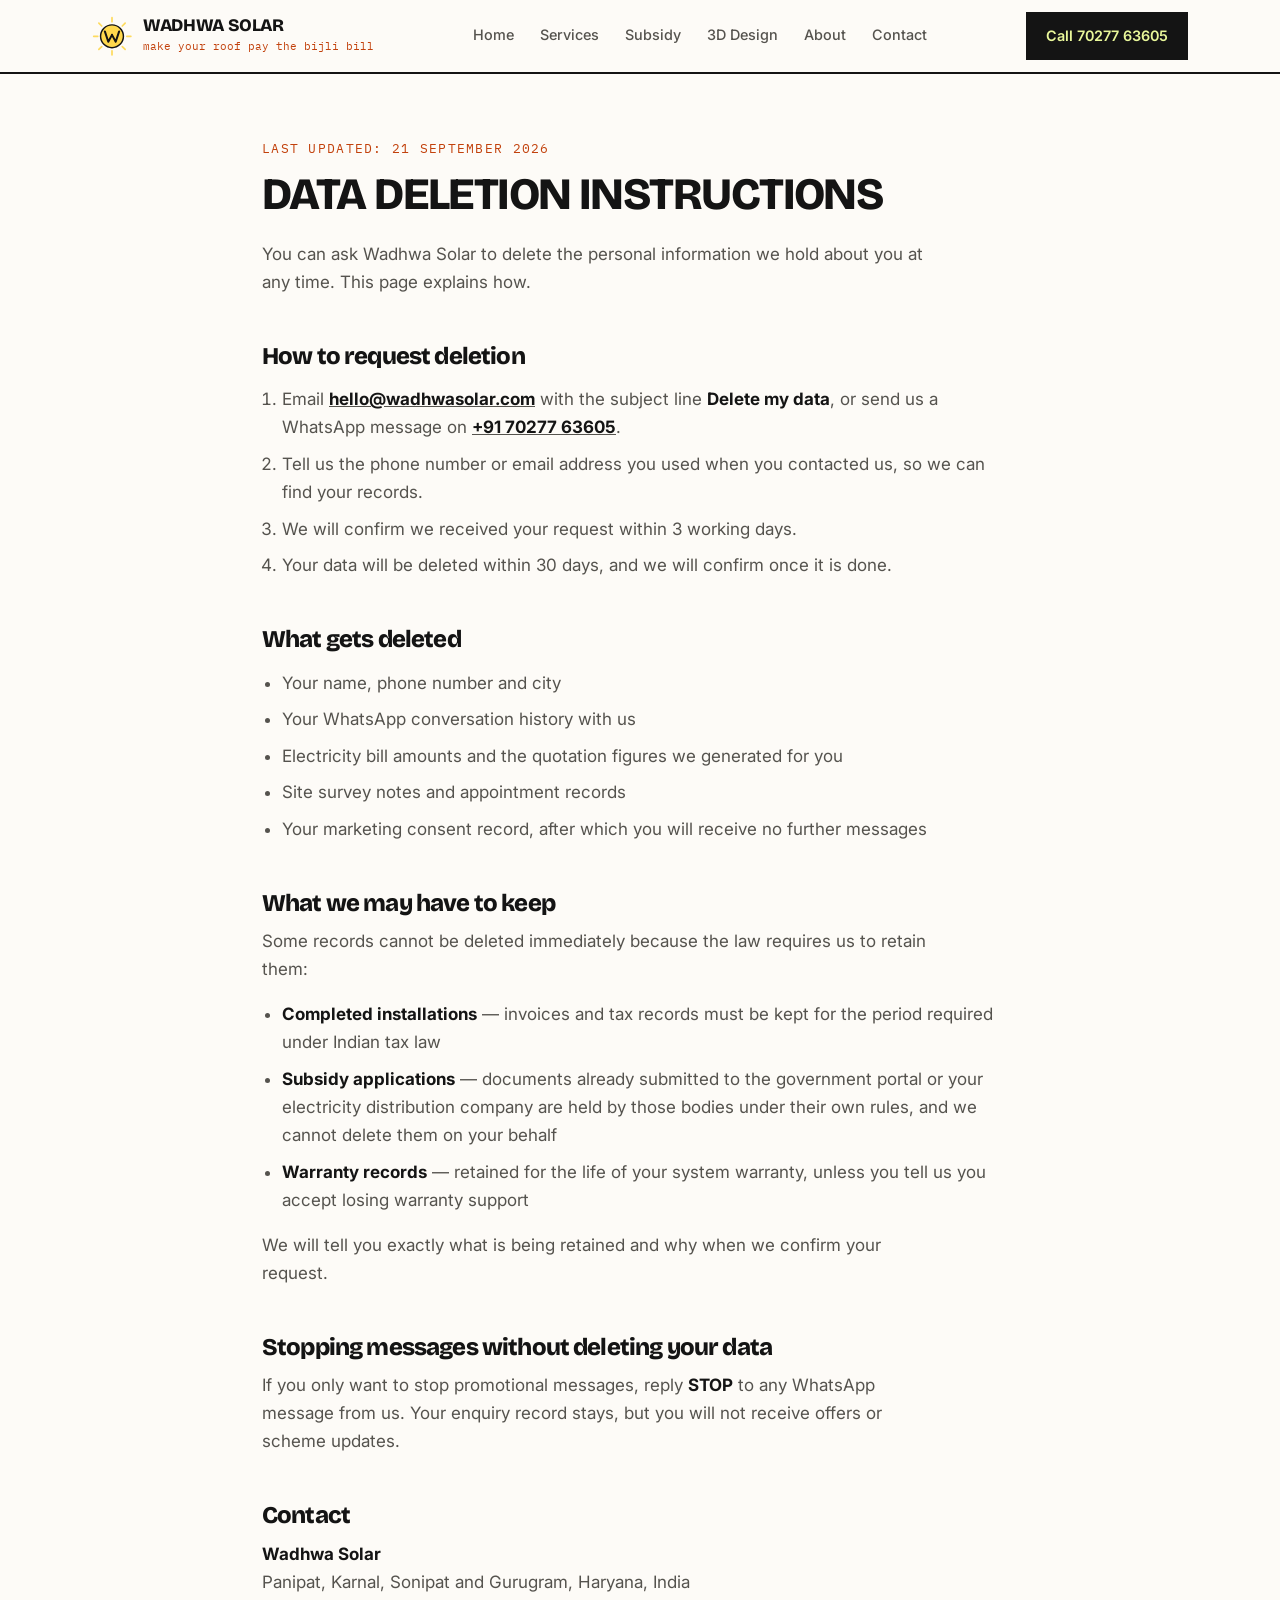
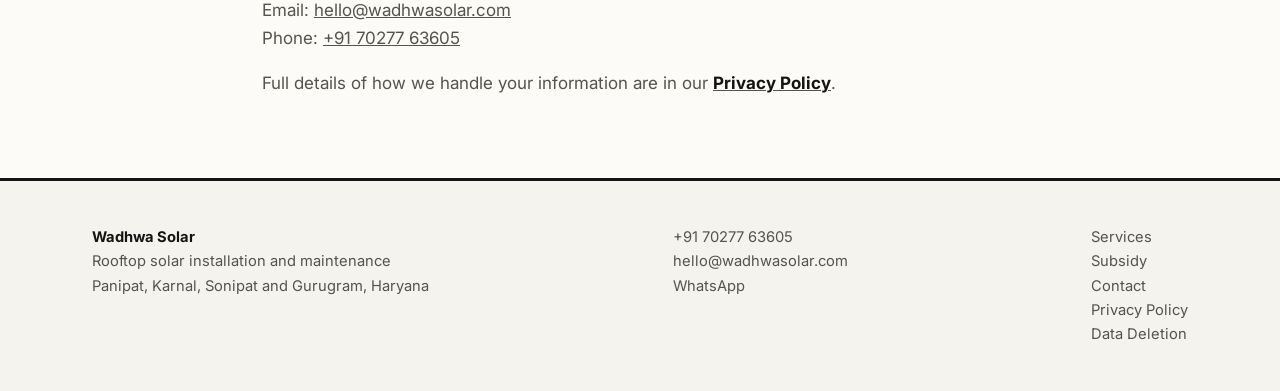
<file: data-deletion.html>
<!DOCTYPE html>
<html lang="en">
<head>
<meta charset="utf-8">
<meta name="color-scheme" content="light">
<meta name="viewport" content="width=device-width,initial-scale=1">
<title>Data Deletion Instructions — Wadhwa Solar</title>
<meta name="description" content="How to request deletion of your personal data held by Wadhwa Solar.">
<link rel="icon" href="logo.svg">
<link rel="preconnect" href="https://fonts.googleapis.com">
<link rel="preconnect" href="https://fonts.gstatic.com" crossorigin>
<link href="https://fonts.googleapis.com/css2?family=Bricolage+Grotesque:opsz,wght@12..96,700;12..96,800&family=Inter:wght@400;500;600&family=IBM+Plex+Mono:wght@400;500&display=swap" rel="stylesheet">
<link rel="stylesheet" href="styles.css">
<style>
  .legal{max-width:820px}
  .legal h2{font-size:1.5rem;margin-top:2em}
  .legal ul,.legal ol{padding-left:20px}
  .legal li{margin-bottom:.5em;color:#55534E}
  .updated{font-family:"IBM Plex Mono",monospace;font-size:.8rem;letter-spacing:.1em;text-transform:uppercase;color:#C2410C}
</style>
</head>
<body>

<header class="site-head">
  <div class="head-in">
    <a class="brand" href="index.html">
      <svg width="40" height="40" viewBox="0 0 140 140" aria-hidden="true">
        <g class="spin" stroke="#FFD84D" stroke-width="6" stroke-linecap="round" opacity=".9">
          <line x1="70" y1="6" x2="70" y2="20"/><line x1="70" y1="122" x2="70" y2="136"/>
          <line x1="6" y1="71" x2="20" y2="71"/><line x1="122" y1="71" x2="136" y2="71"/>
          <line x1="24" y1="25" x2="34" y2="35"/><line x1="106" y1="107" x2="116" y2="117"/>
          <line x1="116" y1="25" x2="106" y2="35"/><line x1="34" y1="107" x2="24" y2="117"/>
        </g>
        <circle cx="70" cy="71" r="40" fill="#FFD84D" stroke="#141414" stroke-width="5"/>
        <g fill="none" stroke="#141414" stroke-width="7" stroke-linecap="round" stroke-linejoin="round">
          <path d="M45 54 L57 90 L70 66"/><path d="M70 66 L83 90 L95 54"/>
        </g>
      </svg>
      <span><span class="nm">Wadhwa Solar</span><span class="tg">make your roof pay the bijli bill</span></span>
    </a>
    <button class="menubtn" type="button" aria-expanded="false" aria-controls="site-nav"><span></span><span></span><span></span><b>Menu</b></button>
    <nav class="nav" id="site-nav">
      <a href="index.html">Home</a>
      <a href="services.html">Services</a>
      <a href="subsidy.html">Subsidy</a>
      <a href="solar-3d.html">3D Design</a>
      <a href="about.html">About</a>
      <a href="contact.html">Contact</a>
    </nav>
    <a class="callbtn" href="tel:+917027763605" aria-label="Call 70277 63605"><span class="cfull">Call 70277 63605</span><span class="cshort">Call</span></a>
  </div>
</header>

<main>
<section>
  <div class="wrap legal">
    <p class="updated">Last updated: 21 September 2026</p>
    <h1 style="font-size:clamp(1.9rem,4vw,2.8rem)">Data Deletion Instructions</h1>
    <p>You can ask Wadhwa Solar to delete the personal information we hold about you at any time. This page explains how.</p>

    <h2>How to request deletion</h2>
    <ol>
      <li>Email <a href="mailto:hello@wadhwasolar.com"><strong>hello@wadhwasolar.com</strong></a> with the subject line <strong>Delete my data</strong>, or send us a WhatsApp message on <a href="https://wa.me/917027763605"><strong>+91 70277 63605</strong></a>.</li>
      <li>Tell us the phone number or email address you used when you contacted us, so we can find your records.</li>
      <li>We will confirm we received your request within 3 working days.</li>
      <li>Your data will be deleted within 30 days, and we will confirm once it is done.</li>
    </ol>

    <h2>What gets deleted</h2>
    <ul>
      <li>Your name, phone number and city</li>
      <li>Your WhatsApp conversation history with us</li>
      <li>Electricity bill amounts and the quotation figures we generated for you</li>
      <li>Site survey notes and appointment records</li>
      <li>Your marketing consent record, after which you will receive no further messages</li>
    </ul>

    <h2>What we may have to keep</h2>
    <p>Some records cannot be deleted immediately because the law requires us to retain them:</p>
    <ul>
      <li><strong>Completed installations</strong> — invoices and tax records must be kept for the period required under Indian tax law</li>
      <li><strong>Subsidy applications</strong> — documents already submitted to the government portal or your electricity distribution company are held by those bodies under their own rules, and we cannot delete them on your behalf</li>
      <li><strong>Warranty records</strong> — retained for the life of your system warranty, unless you tell us you accept losing warranty support</li>
    </ul>
    <p>We will tell you exactly what is being retained and why when we confirm your request.</p>

    <h2>Stopping messages without deleting your data</h2>
    <p>If you only want to stop promotional messages, reply <strong>STOP</strong> to any WhatsApp message from us. Your enquiry record stays, but you will not receive offers or scheme updates.</p>

    <h2>Contact</h2>
    <p>
      <strong>Wadhwa Solar</strong><br>
      Panipat, Karnal, Sonipat and Gurugram, Haryana, India<br>
      Email: <a href="mailto:hello@wadhwasolar.com">hello@wadhwasolar.com</a><br>
      Phone: <a href="tel:+917027763605">+91 70277 63605</a>
    </p>
    <p>Full details of how we handle your information are in our <a href="privacy.html"><strong>Privacy Policy</strong></a>.</p>
  </div>
</section>
</main>

<footer class="site-foot">
  <div class="wrap foot-grid">
    <div>
      <strong style="color:#141414">Wadhwa Solar</strong><br>
      Rooftop solar installation and maintenance<br>
      Panipat, Karnal, Sonipat and Gurugram, Haryana
    </div>
    <div>
      <a href="tel:+917027763605">+91 70277 63605</a><br>
      <a href="mailto:hello@wadhwasolar.com">hello@wadhwasolar.com</a><br>
      <a href="https://wa.me/917027763605">WhatsApp</a>
    </div>
    <div>
      <a href="services.html">Services</a><br>
      <a href="subsidy.html">Subsidy</a><br>
      <a href="contact.html">Contact</a><br>
      <a href="privacy.html">Privacy Policy</a><br>
      <a href="data-deletion.html">Data Deletion</a>
    </div>
  </div>
</footer>

<script src="app.js"></script>
</body>
</html>
</file>
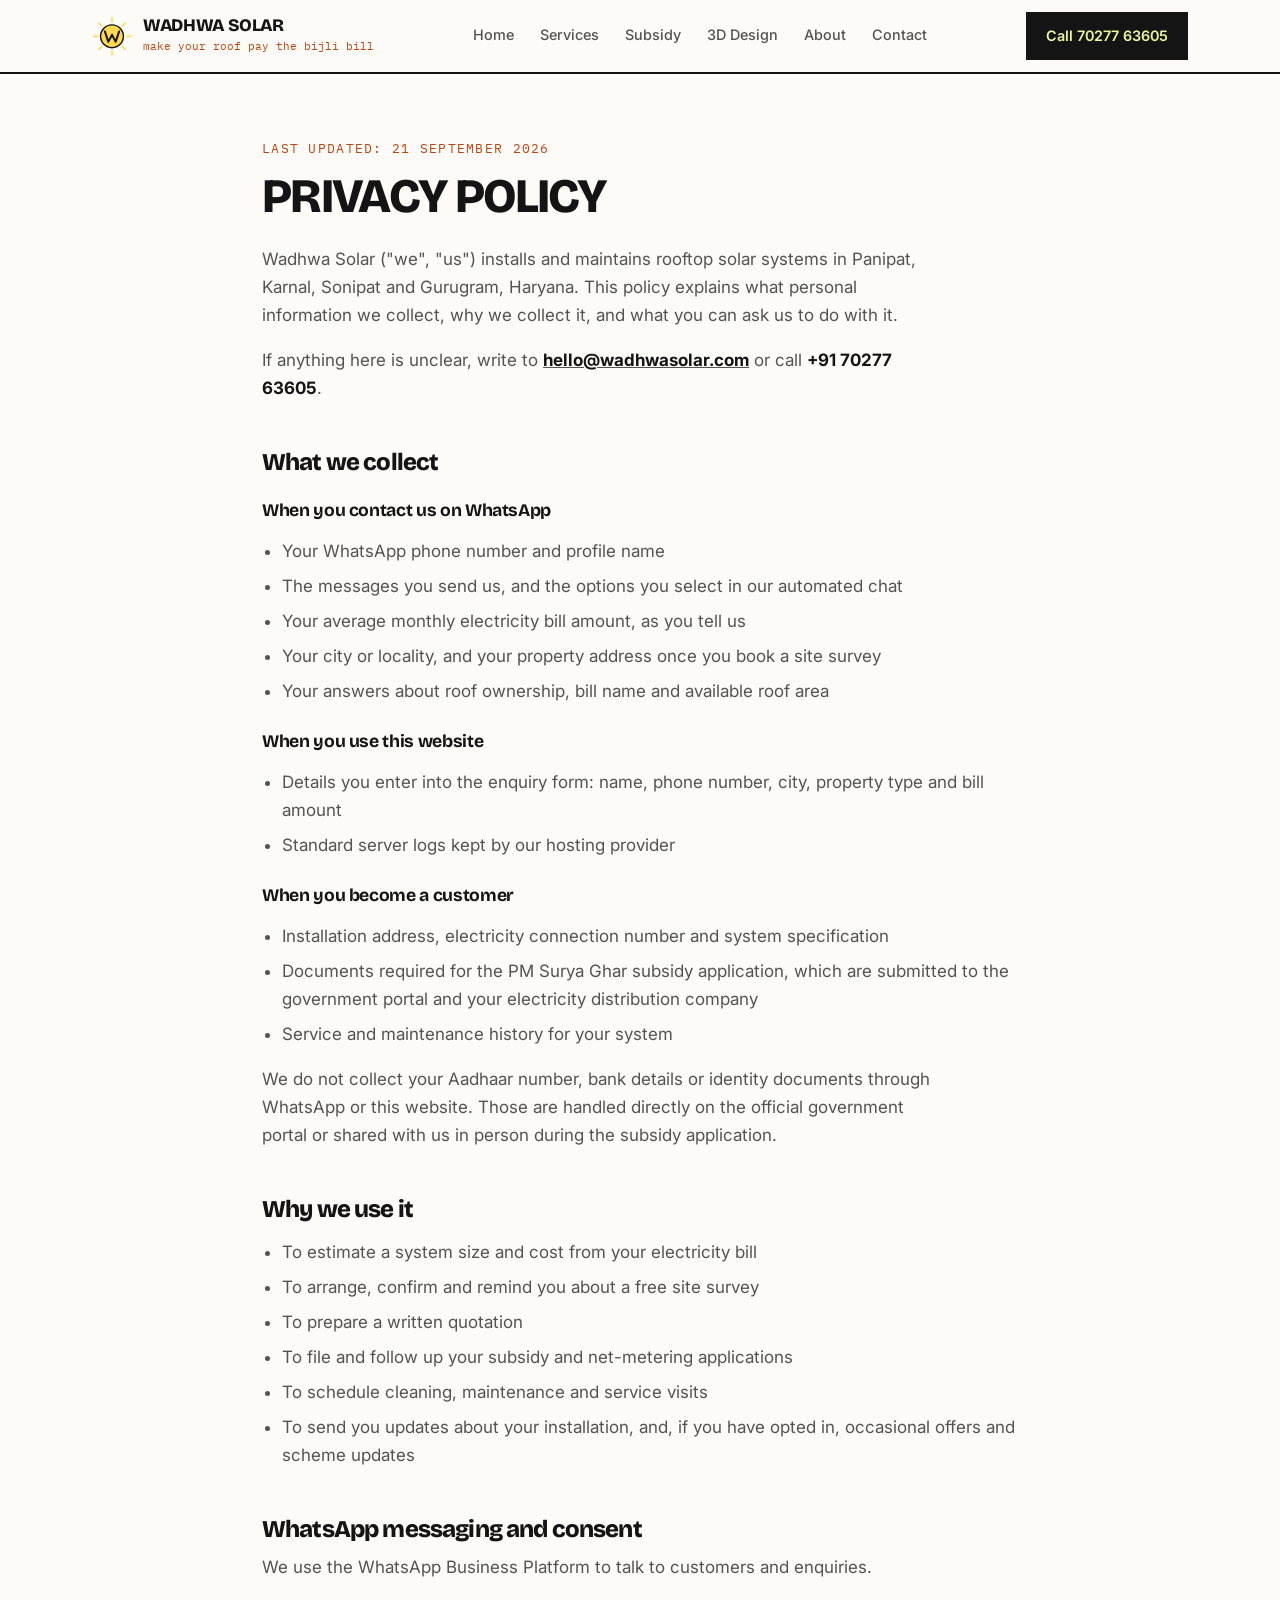
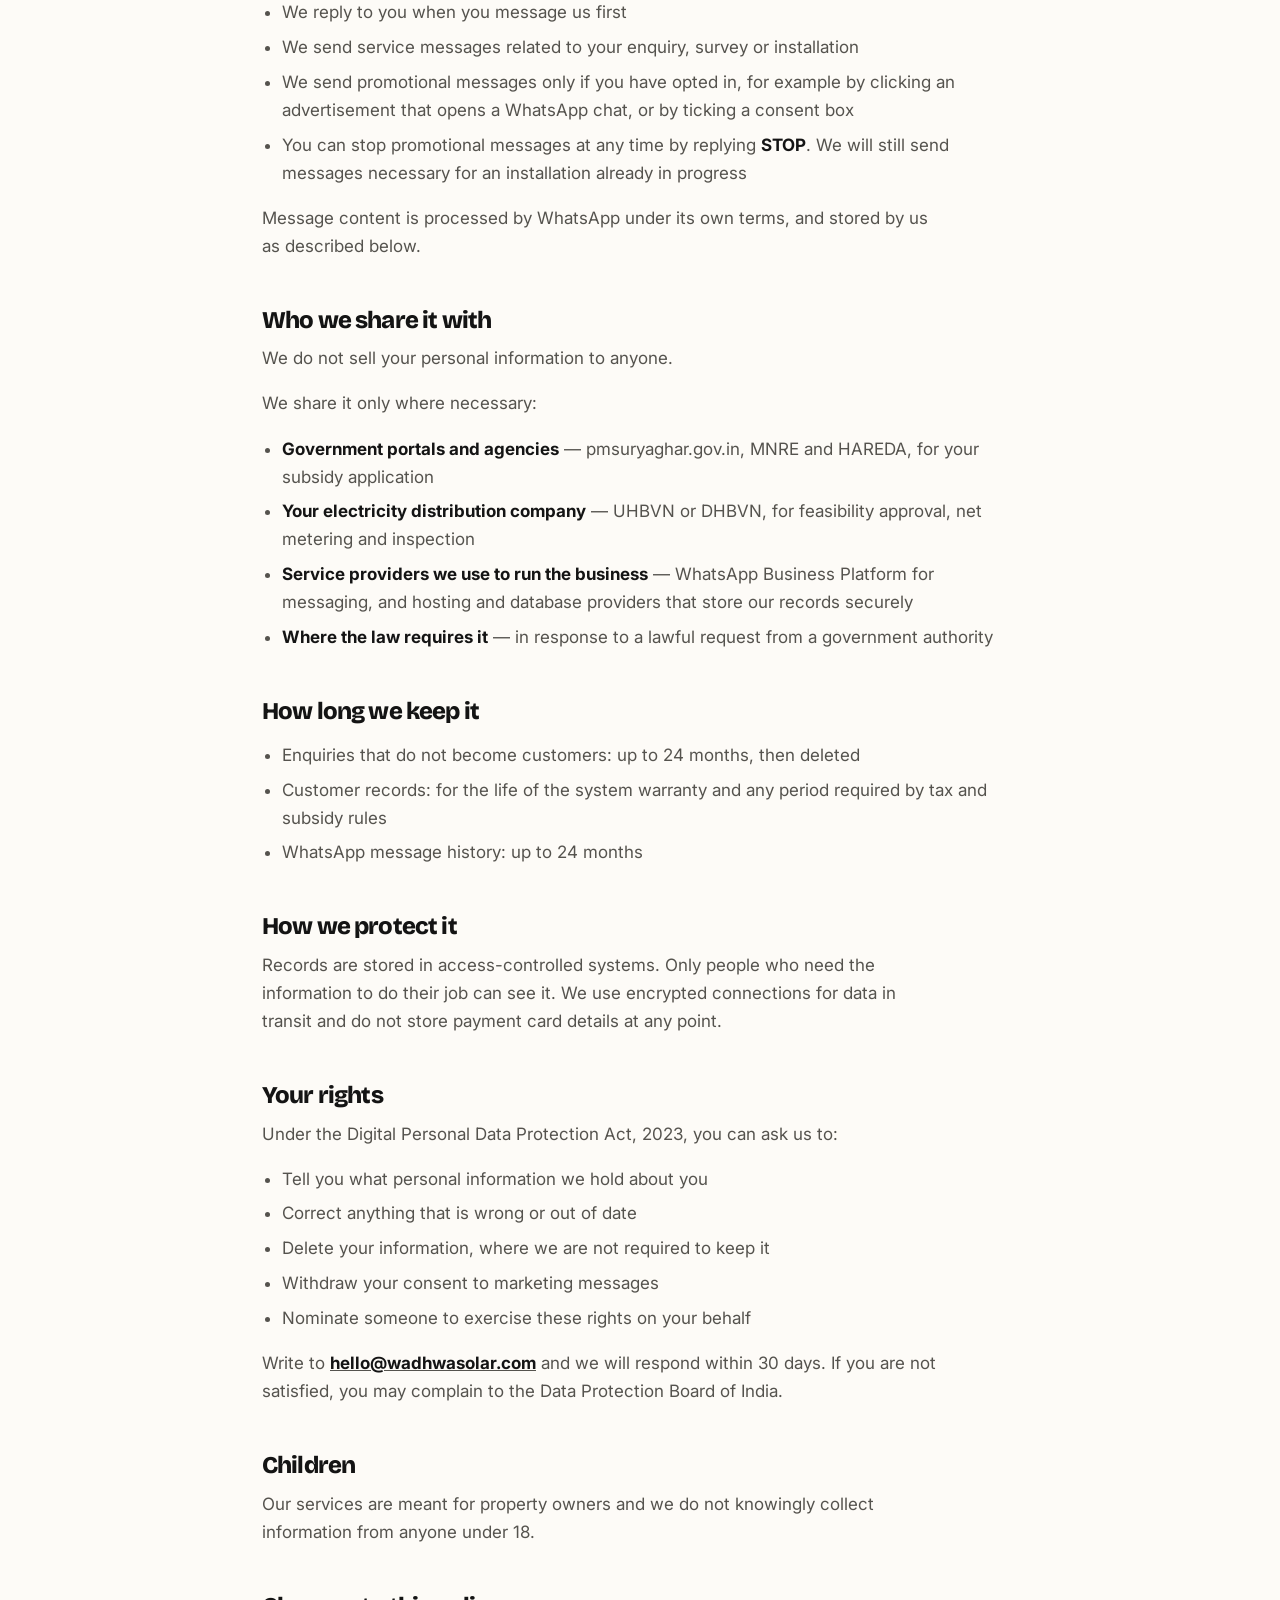
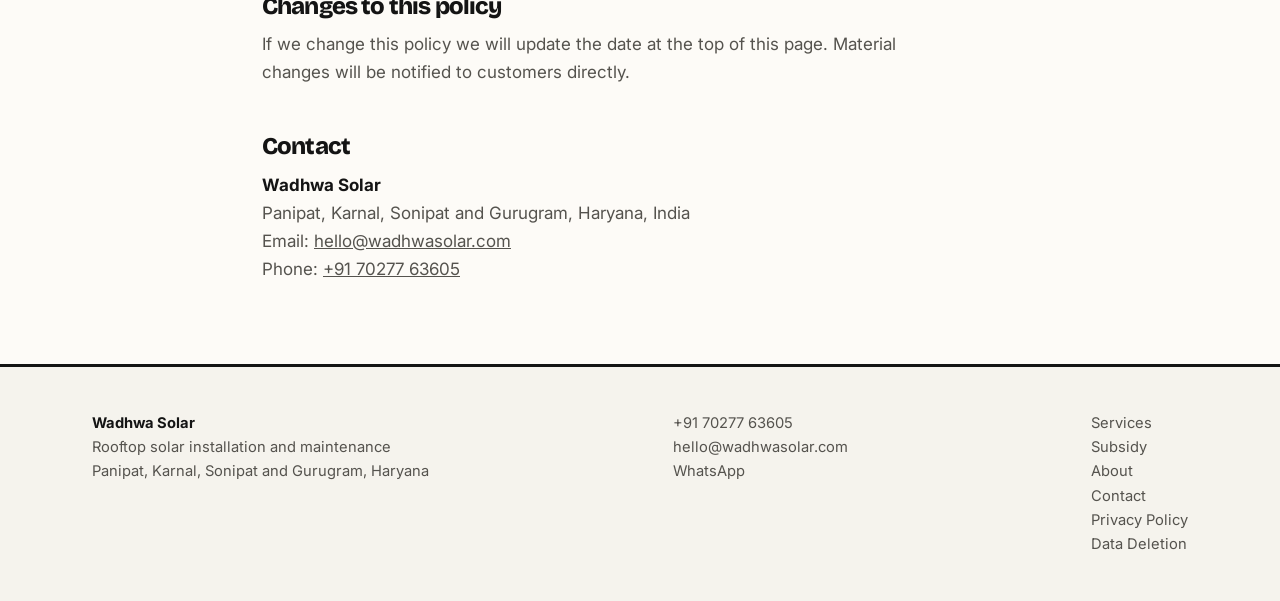
<file: privacy.html>
<!DOCTYPE html>
<html lang="en">
<head>
<meta charset="utf-8">
<meta name="color-scheme" content="light">
<meta name="viewport" content="width=device-width,initial-scale=1">
<title>Privacy Policy — Wadhwa Solar</title>
<meta name="description" content="How Wadhwa Solar collects, uses and protects your personal information, including data shared over WhatsApp.">
<link rel="icon" href="logo.svg">
<link rel="preconnect" href="https://fonts.googleapis.com">
<link rel="preconnect" href="https://fonts.gstatic.com" crossorigin>
<link href="https://fonts.googleapis.com/css2?family=Bricolage+Grotesque:opsz,wght@12..96,700;12..96,800&family=Inter:wght@400;500;600&family=IBM+Plex+Mono:wght@400;500&display=swap" rel="stylesheet">
<link rel="stylesheet" href="styles.css">
<style>
  .legal{max-width:820px}
  .legal h2{font-size:1.5rem;margin-top:2em}
  .legal h3{font-size:1.1rem;margin-top:1.6em}
  .legal ul{padding-left:20px}
  .legal li{margin-bottom:.4em;color:#55534E}
  .updated{font-family:"IBM Plex Mono",monospace;font-size:.8rem;letter-spacing:.1em;text-transform:uppercase;color:#C2410C}
</style>
</head>
<body>

<header class="site-head">
  <div class="head-in">
    <a class="brand" href="index.html">
      <svg width="40" height="40" viewBox="0 0 140 140" aria-hidden="true">
        <g class="spin" stroke="#FFD84D" stroke-width="6" stroke-linecap="round" opacity=".9">
          <line x1="70" y1="6" x2="70" y2="20"/><line x1="70" y1="122" x2="70" y2="136"/>
          <line x1="6" y1="71" x2="20" y2="71"/><line x1="122" y1="71" x2="136" y2="71"/>
          <line x1="24" y1="25" x2="34" y2="35"/><line x1="106" y1="107" x2="116" y2="117"/>
          <line x1="116" y1="25" x2="106" y2="35"/><line x1="34" y1="107" x2="24" y2="117"/>
        </g>
        <circle cx="70" cy="71" r="40" fill="#FFD84D" stroke="#141414" stroke-width="5"/>
        <g fill="none" stroke="#141414" stroke-width="7" stroke-linecap="round" stroke-linejoin="round">
          <path d="M45 54 L57 90 L70 66"/><path d="M70 66 L83 90 L95 54"/>
        </g>
      </svg>
      <span><span class="nm">Wadhwa Solar</span><span class="tg">make your roof pay the bijli bill</span></span>
    </a>
    <button class="menubtn" type="button" aria-expanded="false" aria-controls="site-nav"><span></span><span></span><span></span><b>Menu</b></button>
    <nav class="nav" id="site-nav">
      <a href="index.html">Home</a>
      <a href="services.html">Services</a>
      <a href="subsidy.html">Subsidy</a>
      <a href="solar-3d.html">3D Design</a>
      <a href="about.html">About</a>
      <a href="contact.html">Contact</a>
    </nav>
    <a class="callbtn" href="tel:+917027763605" aria-label="Call 70277 63605"><span class="cfull">Call 70277 63605</span><span class="cshort">Call</span></a>
  </div>
</header>

<main>
<section>
  <div class="wrap legal">
    <p class="updated">Last updated: 21 September 2026</p>
    <h1 style="font-size:clamp(2rem,4.4vw,3rem)">Privacy Policy</h1>
    <p>Wadhwa Solar ("we", "us") installs and maintains rooftop solar systems in Panipat, Karnal, Sonipat and Gurugram, Haryana. This policy explains what personal information we collect, why we collect it, and what you can ask us to do with it.</p>
    <p>If anything here is unclear, write to <a href="mailto:hello@wadhwasolar.com"><strong>hello@wadhwasolar.com</strong></a> or call <strong>+91 70277 63605</strong>.</p>

    <h2>What we collect</h2>
    <h3>When you contact us on WhatsApp</h3>
    <ul>
      <li>Your WhatsApp phone number and profile name</li>
      <li>The messages you send us, and the options you select in our automated chat</li>
      <li>Your average monthly electricity bill amount, as you tell us</li>
      <li>Your city or locality, and your property address once you book a site survey</li>
      <li>Your answers about roof ownership, bill name and available roof area</li>
    </ul>

    <h3>When you use this website</h3>
    <ul>
      <li>Details you enter into the enquiry form: name, phone number, city, property type and bill amount</li>
      <li>Standard server logs kept by our hosting provider</li>
    </ul>

    <h3>When you become a customer</h3>
    <ul>
      <li>Installation address, electricity connection number and system specification</li>
      <li>Documents required for the PM Surya Ghar subsidy application, which are submitted to the government portal and your electricity distribution company</li>
      <li>Service and maintenance history for your system</li>
    </ul>

    <p>We do not collect your Aadhaar number, bank details or identity documents through WhatsApp or this website. Those are handled directly on the official government portal or shared with us in person during the subsidy application.</p>

    <h2>Why we use it</h2>
    <ul>
      <li>To estimate a system size and cost from your electricity bill</li>
      <li>To arrange, confirm and remind you about a free site survey</li>
      <li>To prepare a written quotation</li>
      <li>To file and follow up your subsidy and net-metering applications</li>
      <li>To schedule cleaning, maintenance and service visits</li>
      <li>To send you updates about your installation, and, if you have opted in, occasional offers and scheme updates</li>
    </ul>

    <h2>WhatsApp messaging and consent</h2>
    <p>We use the WhatsApp Business Platform to talk to customers and enquiries.</p>
    <ul>
      <li>We reply to you when you message us first</li>
      <li>We send service messages related to your enquiry, survey or installation</li>
      <li>We send promotional messages only if you have opted in, for example by clicking an advertisement that opens a WhatsApp chat, or by ticking a consent box</li>
      <li>You can stop promotional messages at any time by replying <strong>STOP</strong>. We will still send messages necessary for an installation already in progress</li>
    </ul>
    <p>Message content is processed by WhatsApp under its own terms, and stored by us as described below.</p>

    <h2>Who we share it with</h2>
    <p>We do not sell your personal information to anyone.</p>
    <p>We share it only where necessary:</p>
    <ul>
      <li><strong>Government portals and agencies</strong> — pmsuryaghar.gov.in, MNRE and HAREDA, for your subsidy application</li>
      <li><strong>Your electricity distribution company</strong> — UHBVN or DHBVN, for feasibility approval, net metering and inspection</li>
      <li><strong>Service providers we use to run the business</strong> — WhatsApp Business Platform for messaging, and hosting and database providers that store our records securely</li>
      <li><strong>Where the law requires it</strong> — in response to a lawful request from a government authority</li>
    </ul>

    <h2>How long we keep it</h2>
    <ul>
      <li>Enquiries that do not become customers: up to 24 months, then deleted</li>
      <li>Customer records: for the life of the system warranty and any period required by tax and subsidy rules</li>
      <li>WhatsApp message history: up to 24 months</li>
    </ul>

    <h2>How we protect it</h2>
    <p>Records are stored in access-controlled systems. Only people who need the information to do their job can see it. We use encrypted connections for data in transit and do not store payment card details at any point.</p>

    <h2>Your rights</h2>
    <p>Under the Digital Personal Data Protection Act, 2023, you can ask us to:</p>
    <ul>
      <li>Tell you what personal information we hold about you</li>
      <li>Correct anything that is wrong or out of date</li>
      <li>Delete your information, where we are not required to keep it</li>
      <li>Withdraw your consent to marketing messages</li>
      <li>Nominate someone to exercise these rights on your behalf</li>
    </ul>
    <p>Write to <a href="mailto:hello@wadhwasolar.com"><strong>hello@wadhwasolar.com</strong></a> and we will respond within 30 days. If you are not satisfied, you may complain to the Data Protection Board of India.</p>

    <h2>Children</h2>
    <p>Our services are meant for property owners and we do not knowingly collect information from anyone under 18.</p>

    <h2>Changes to this policy</h2>
    <p>If we change this policy we will update the date at the top of this page. Material changes will be notified to customers directly.</p>

    <h2>Contact</h2>
    <p>
      <strong>Wadhwa Solar</strong><br>
      Panipat, Karnal, Sonipat and Gurugram, Haryana, India<br>
      Email: <a href="mailto:hello@wadhwasolar.com">hello@wadhwasolar.com</a><br>
      Phone: <a href="tel:+917027763605">+91 70277 63605</a>
    </p>
  </div>
</section>
</main>

<footer class="site-foot">
  <div class="wrap foot-grid">
    <div>
      <strong style="color:#141414">Wadhwa Solar</strong><br>
      Rooftop solar installation and maintenance<br>
      Panipat, Karnal, Sonipat and Gurugram, Haryana
    </div>
    <div>
      <a href="tel:+917027763605">+91 70277 63605</a><br>
      <a href="mailto:hello@wadhwasolar.com">hello@wadhwasolar.com</a><br>
      <a href="https://wa.me/917027763605">WhatsApp</a>
    </div>
    <div>
      <a href="services.html">Services</a><br>
      <a href="subsidy.html">Subsidy</a><br>
      <a href="about.html">About</a><br>
      <a href="contact.html">Contact</a><br>
      <a href="privacy.html">Privacy Policy</a><br>
      <a href="data-deletion.html">Data Deletion</a>
    </div>
  </div>
</footer>

<script src="app.js"></script>
</body>
</html>
</file>
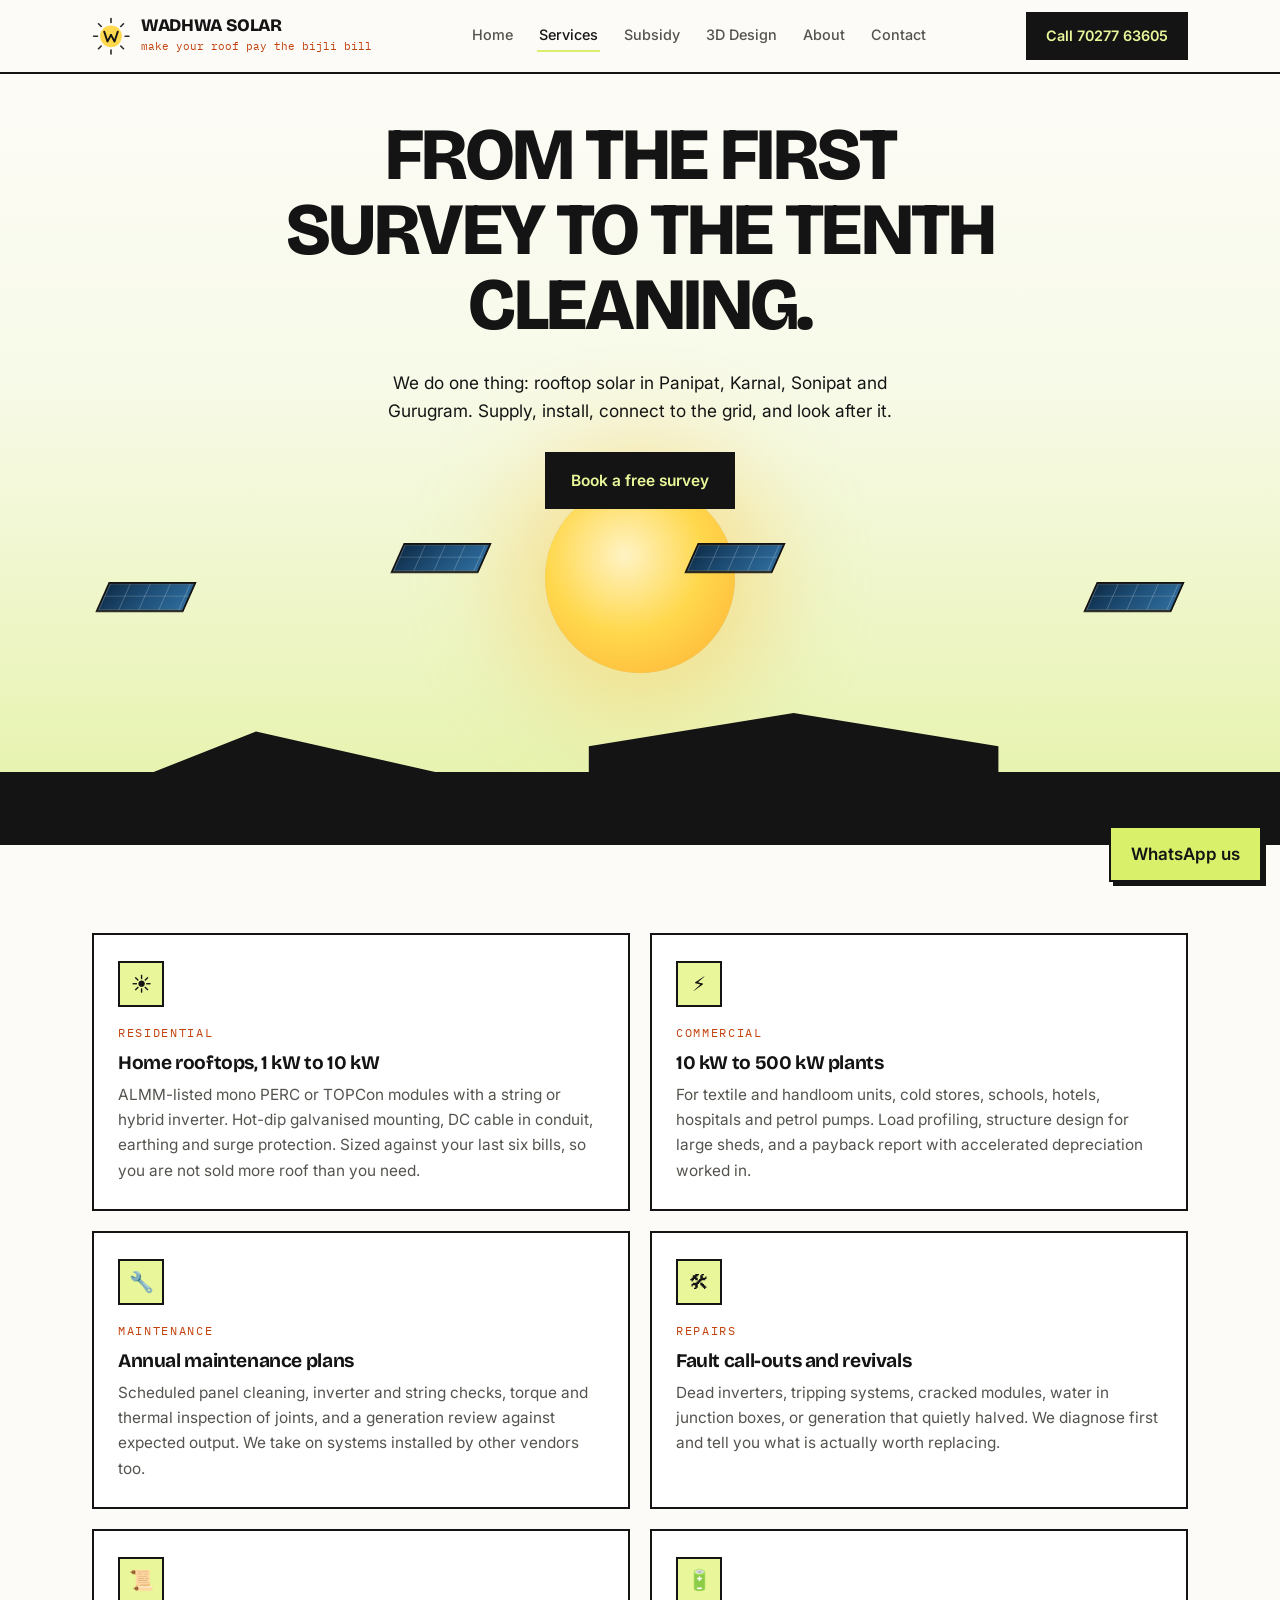
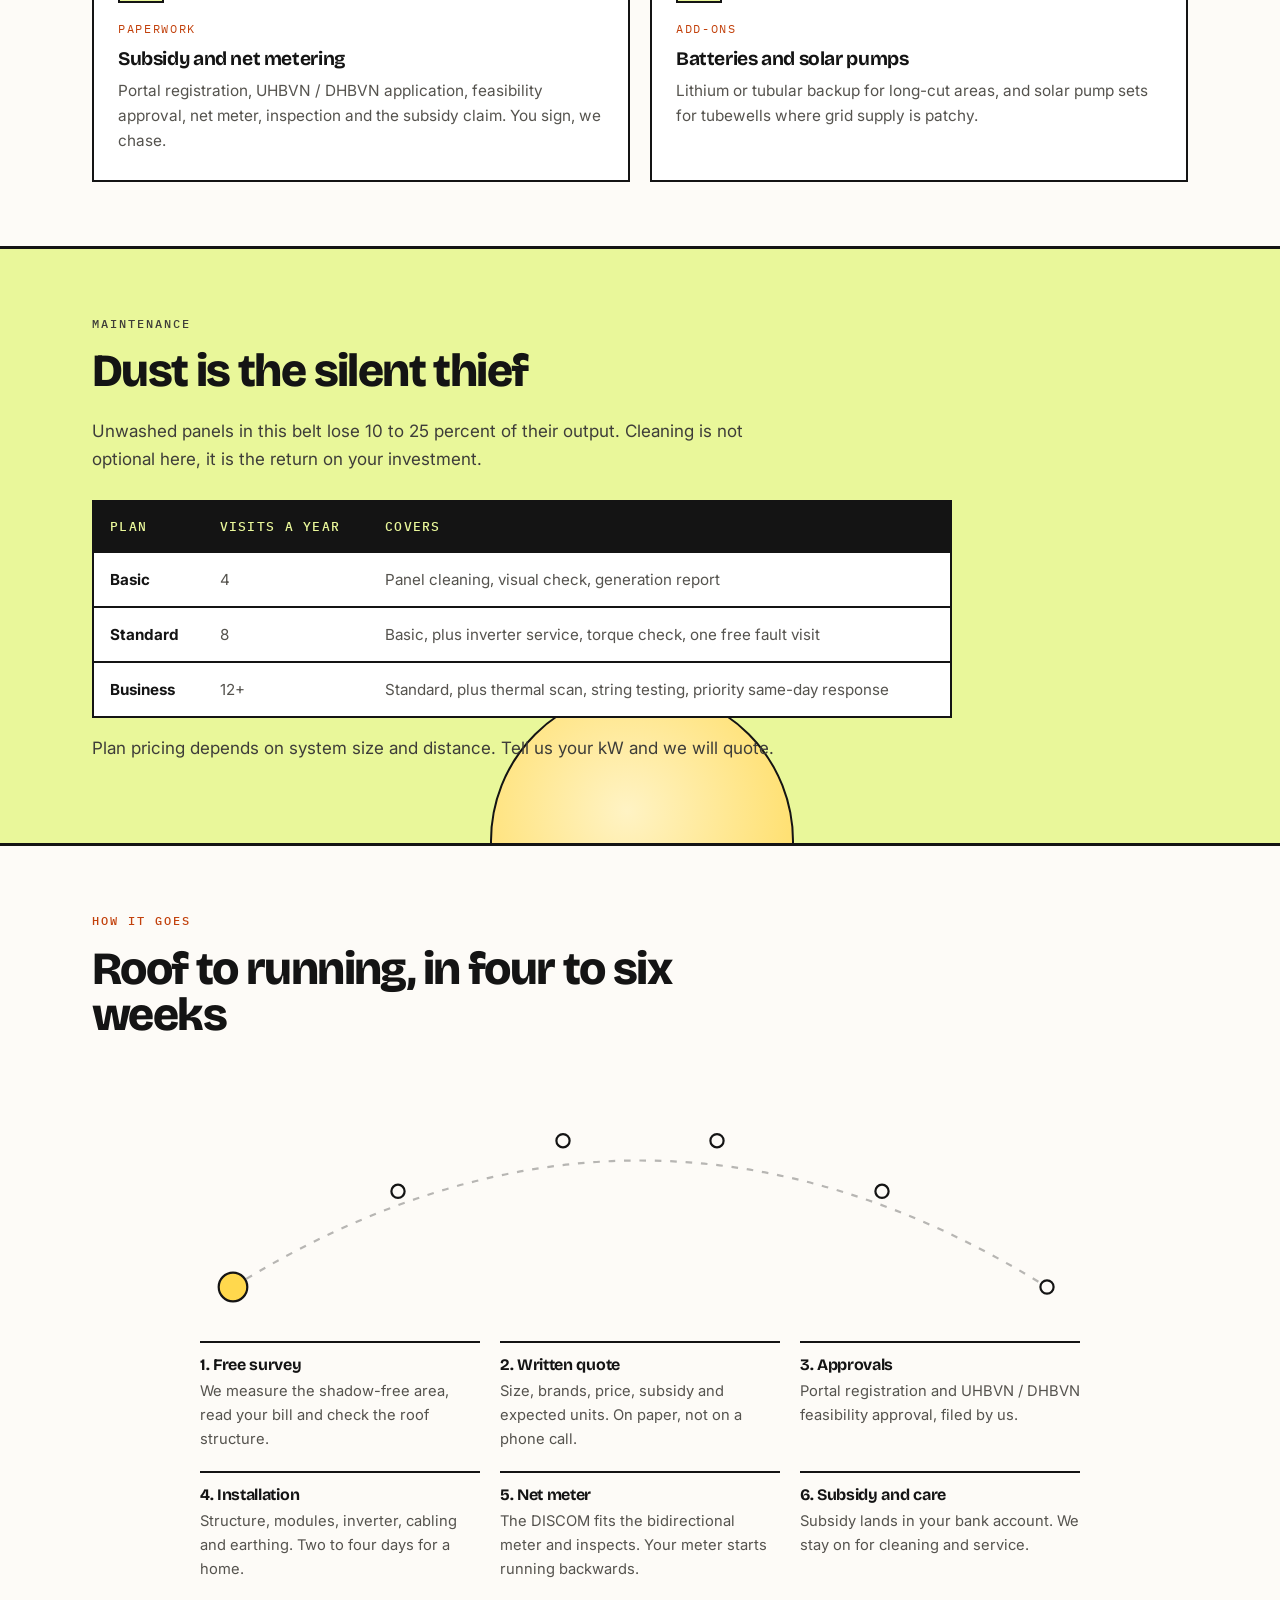
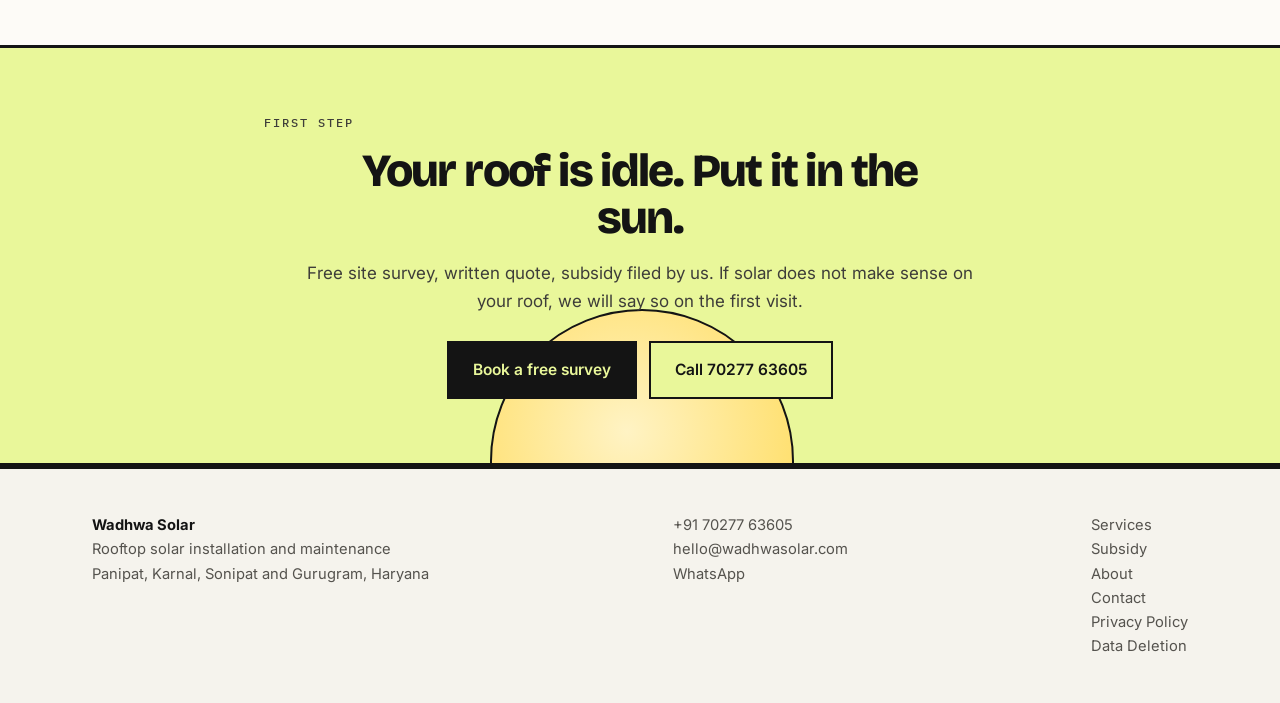
<file: services.html>
<!DOCTYPE html>
<html lang="en">
<head>
<meta charset="utf-8">
<meta name="color-scheme" content="light">
<meta name="viewport" content="width=device-width,initial-scale=1">
<title>Services — Wadhwa Solar</title>
<meta name="description" content="Rooftop solar installation, commercial plants, annual maintenance and repairs in Panipat, Karnal, Sonipat and Gurugram.">
<link rel="icon" href="logo.svg">
<link rel="preconnect" href="https://fonts.googleapis.com">
<link rel="preconnect" href="https://fonts.gstatic.com" crossorigin>
<link href="https://fonts.googleapis.com/css2?family=Bricolage+Grotesque:opsz,wght@12..96,700;12..96,800&family=Inter:wght@400;500;600&family=IBM+Plex+Mono:wght@400;500&display=swap" rel="stylesheet">
<link rel="stylesheet" href="styles.css">
</head>
<body>

<header class="site-head">
  <div class="head-in">
    <a class="brand" href="index.html">
      <svg width="38" height="38" viewBox="0 0 140 140" aria-hidden="true">
        <g class="spin" stroke="#141414" stroke-width="6" stroke-linecap="round" opacity=".9">
          <line x1="70" y1="6" x2="70" y2="20"/><line x1="70" y1="122" x2="70" y2="136"/>
          <line x1="6" y1="71" x2="20" y2="71"/><line x1="122" y1="71" x2="136" y2="71"/>
          <line x1="24" y1="25" x2="34" y2="35"/><line x1="106" y1="107" x2="116" y2="117"/>
          <line x1="116" y1="25" x2="106" y2="35"/><line x1="34" y1="107" x2="24" y2="117"/>
        </g>
        <circle cx="70" cy="71" r="40" fill="#FFD84D"/>
        <g fill="none" stroke="#141414" stroke-width="7" stroke-linecap="round" stroke-linejoin="round">
          <path d="M45 54 L57 90 L70 66"/><path d="M70 66 L83 90 L95 54"/>
        </g>
      </svg>
      <span><span class="nm">Wadhwa Solar</span><span class="tg">make your roof pay the bijli bill</span></span>
    </a>
    <button class="menubtn" type="button" aria-expanded="false" aria-controls="site-nav"><span></span><span></span><span></span><b>Menu</b></button>
    <nav class="nav" id="site-nav">
      <a href="index.html">Home</a>
      <a href="services.html" class="on">Services</a>
      <a href="subsidy.html">Subsidy</a>
      <a href="solar-3d.html">3D Design</a>
      <a href="about.html">About</a>
      <a href="contact.html">Contact</a>
    </nav>
    <a class="callbtn" href="tel:+917027763605" aria-label="Call 70277 63605"><span class="cfull">Call 70277 63605</span><span class="cshort">Call</span></a>
  </div>
</header>

<main>
<section class="scene" style="min-height:clamp(320px,40vh,420px);padding:0">
  <div class="rays"></div><div class="halo"></div><div class="sun"></div>
  <div class="roofline"></div>
  <div class="panel p1"></div><div class="panel p2"></div><div class="panel p3"></div><div class="panel p4"></div>
  <span class="coin c1">&#8377;</span><span class="coin c2">&#8377;</span><span class="coin c3">&#8377;</span><span class="coin c4">&#8377;</span>
  <div class="scene-copy">
    <h1 data-split>From the first survey to the tenth cleaning.</h1>
    <p class="lede">We do one thing: rooftop solar in Panipat, Karnal, Sonipat and Gurugram. Supply, install, connect to the grid, and look after it.</p>
    <div class="btnrow"><a class="btn solid" href="contact.html">Book a free survey</a></div>
  </div>
</section>

<section>
  <div class="wrap reveal">
    <div class="cols two">
      <div class="card"><i class="ico">&#9728;</i><p class="tag">Residential</p><h3>Home rooftops, 1 kW to 10 kW</h3><p>ALMM-listed mono PERC or TOPCon modules with a string or hybrid inverter. Hot-dip galvanised mounting, DC cable in conduit, earthing and surge protection. Sized against your last six bills, so you are not sold more roof than you need.</p></div>
      <div class="card"><i class="ico">&#9889;</i><p class="tag">Commercial</p><h3>10 kW to 500 kW plants</h3><p>For textile and handloom units, cold stores, schools, hotels, hospitals and petrol pumps. Load profiling, structure design for large sheds, and a payback report with accelerated depreciation worked in.</p></div>
      <div class="card"><i class="ico">&#128295;</i><p class="tag">Maintenance</p><h3>Annual maintenance plans</h3><p>Scheduled panel cleaning, inverter and string checks, torque and thermal inspection of joints, and a generation review against expected output. We take on systems installed by other vendors too.</p></div>
      <div class="card"><i class="ico">&#128736;</i><p class="tag">Repairs</p><h3>Fault call-outs and revivals</h3><p>Dead inverters, tripping systems, cracked modules, water in junction boxes, or generation that quietly halved. We diagnose first and tell you what is actually worth replacing.</p></div>
      <div class="card"><i class="ico">&#128220;</i><p class="tag">Paperwork</p><h3>Subsidy and net metering</h3><p>Portal registration, UHBVN / DHBVN application, feasibility approval, net meter, inspection and the subsidy claim. You sign, we chase.</p></div>
      <div class="card"><i class="ico">&#128267;</i><p class="tag">Add-ons</p><h3>Batteries and solar pumps</h3><p>Lithium or tubular backup for long-cut areas, and solar pump sets for tubewells where grid supply is patchy.</p></div>
    </div>
  </div>
</section>

<section class="band">
  <div class="wrap reveal">
    <p class="eyebrow">Maintenance</p>
    <h2>Dust is the silent thief</h2>
    <p style="margin-bottom:26px">Unwashed panels in this belt lose 10 to 25 percent of their output. Cleaning is not optional here, it is the return on your investment.</p>
    <table>
      <thead><tr><th>Plan</th><th>Visits a year</th><th>Covers</th></tr></thead>
      <tbody>
        <tr><td><strong>Basic</strong></td><td>4</td><td>Panel cleaning, visual check, generation report</td></tr>
        <tr><td><strong>Standard</strong></td><td>8</td><td>Basic, plus inverter service, torque check, one free fault visit</td></tr>
        <tr><td><strong>Business</strong></td><td>12+</td><td>Standard, plus thermal scan, string testing, priority same-day response</td></tr>
      </tbody>
    </table>
    <p style="margin-top:16px">Plan pricing depends on system size and distance. Tell us your kW and we will quote.</p>
  </div>
</section>

<section>
  <div class="wrap reveal">
    <p class="eyebrow">How it goes</p>
    <h2 style="max-width:22ch;margin-bottom:40px">Roof to running, in four to six weeks</h2>
    <div class="arc" id="arcBox">
    <svg viewBox="0 0 800 210" aria-hidden="true">
      <path id="arcPath" class="path" d="M30 190 Q400 -40 770 190"/>
      <path id="arcTrail" class="trail" d="M30 190 Q400 -40 770 190"/>
      <circle class="marker" cx="30" cy="190" r="6"/>
      <circle class="marker" cx="180" cy="103" r="6"/>
      <circle class="marker" cx="330" cy="57" r="6"/>
      <circle class="marker" cx="470" cy="57" r="6"/>
      <circle class="marker" cx="620" cy="103" r="6"/>
      <circle class="marker" cx="770" cy="190" r="6"/>
      <circle id="arcSun" class="sunny" cx="30" cy="190" r="13"/>
    </svg>
    <div class="arc-steps">
      <div><h3>1. Free survey</h3><p>We measure the shadow-free area, read your bill and check the roof structure.</p></div>
      <div><h3>2. Written quote</h3><p>Size, brands, price, subsidy and expected units. On paper, not on a phone call.</p></div>
      <div><h3>3. Approvals</h3><p>Portal registration and UHBVN / DHBVN feasibility approval, filed by us.</p></div>
      <div><h3>4. Installation</h3><p>Structure, modules, inverter, cabling and earthing. Two to four days for a home.</p></div>
      <div><h3>5. Net meter</h3><p>The DISCOM fits the bidirectional meter and inspects. Your meter starts running backwards.</p></div>
      <div><h3>6. Subsidy and care</h3><p>Subsidy lands in your bank account. We stay on for cleaning and service.</p></div>
    </div>
  </div>
  </div>
</section>

<section class="band">
  <div class="wrap reveal" style="text-align:center">
    <p class="eyebrow">First step</p>
    <h2 style="max-width:20ch;margin:0 auto .4em">Your roof is idle. Put it in the sun.</h2>
    <p style="margin:0 auto">Free site survey, written quote, subsidy filed by us. If solar does not make sense on your roof, we will say so on the first visit.</p>
    <div class="btnrow" style="justify-content:center">
      <a class="btn solid" href="contact.html">Book a free survey</a>
      <a class="btn ghost" href="tel:+917027763605">Call 70277 63605</a>
    </div>
  </div>
</section>
</main>

<footer class="site-foot">
  <div class="wrap foot-grid">
    <div>
      <strong style="color:#141414">Wadhwa Solar</strong><br>
      Rooftop solar installation and maintenance<br>
      Panipat, Karnal, Sonipat and Gurugram, Haryana
    </div>
    <div>
      <a href="tel:+917027763605">+91 70277 63605</a><br>
      <a href="mailto:hello@wadhwasolar.com">hello@wadhwasolar.com</a><br>
      <a href="https://wa.me/917027763605">WhatsApp</a>
    </div>
    <div>
      <a href="services.html">Services</a><br>
      <a href="subsidy.html">Subsidy</a><br>
      <a href="about.html">About</a><br>
      <a href="contact.html">Contact</a><br>
      <a href="privacy.html">Privacy Policy</a><br>
      <a href="data-deletion.html">Data Deletion</a>
    </div>
  </div>
</footer>

<a class="float" href="https://wa.me/917027763605">WhatsApp us</a>
<script src="app.js"></script>
</body>
</html>
</file>
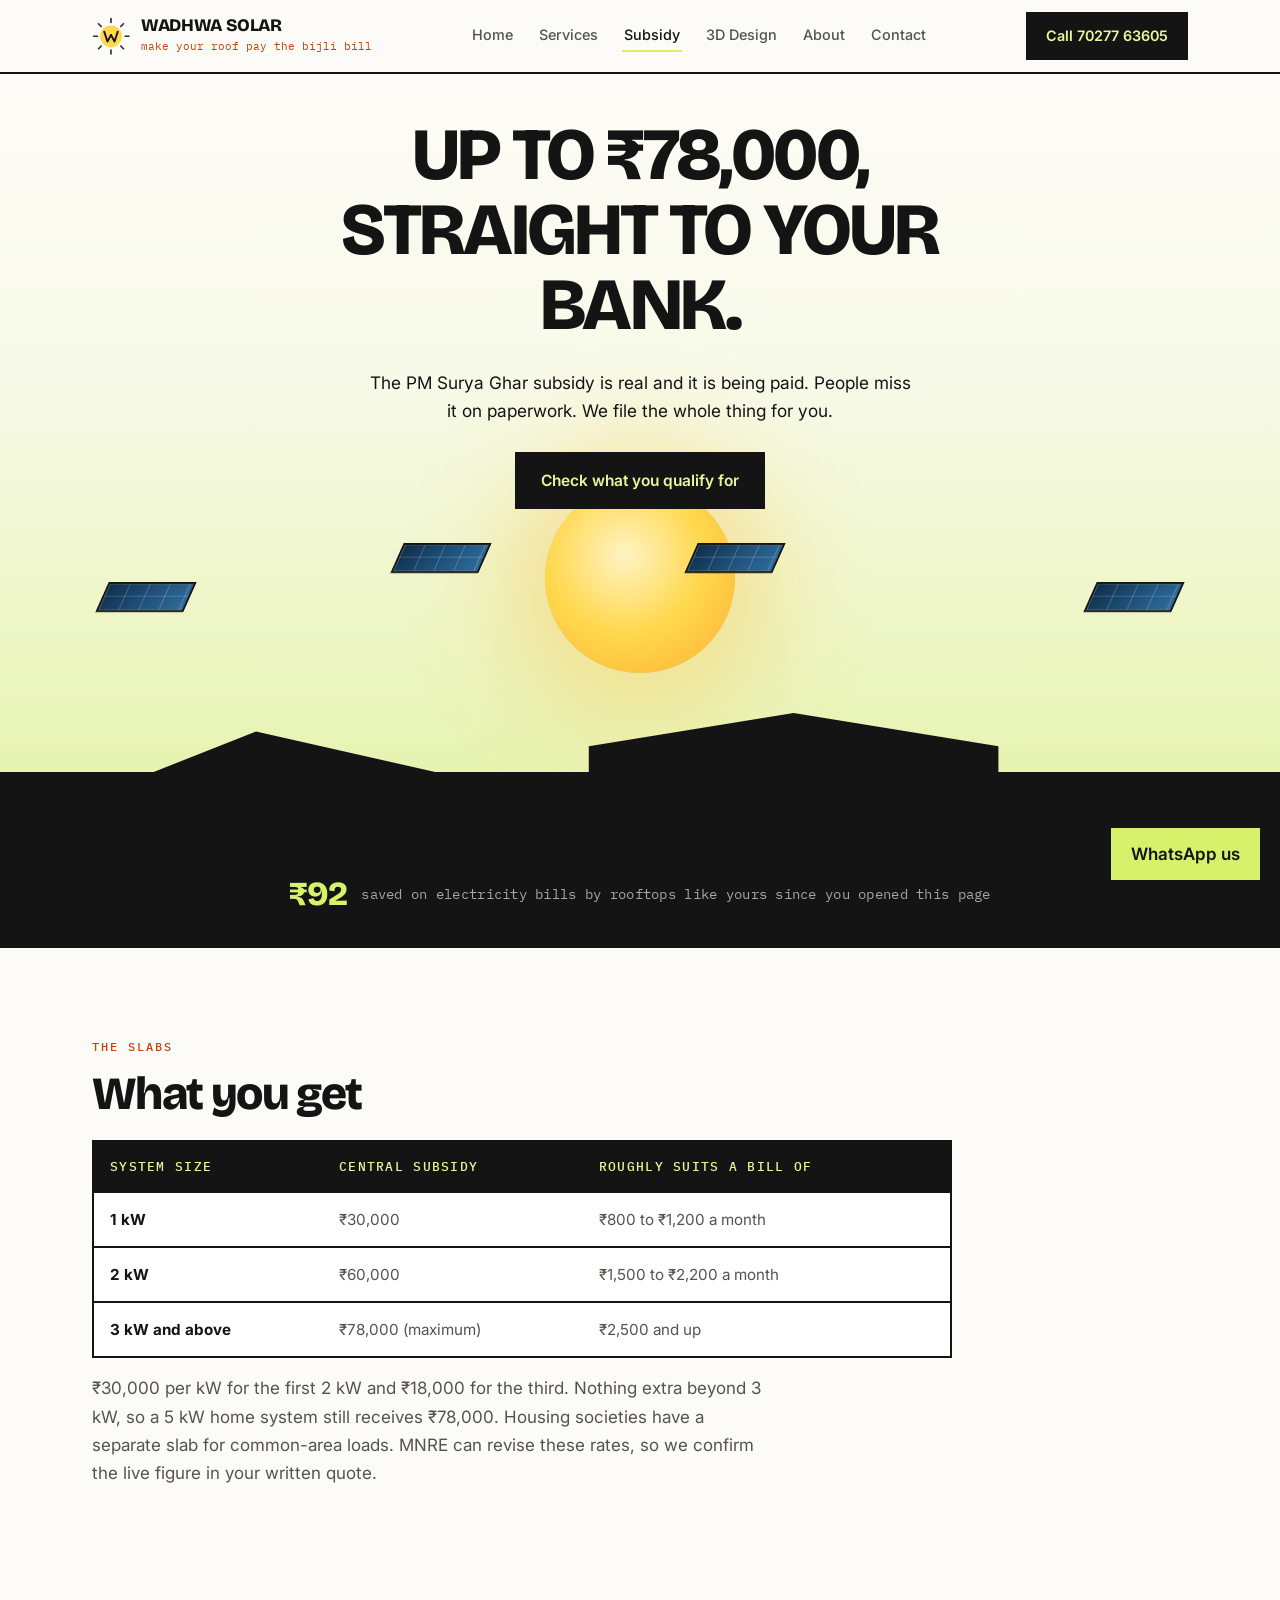
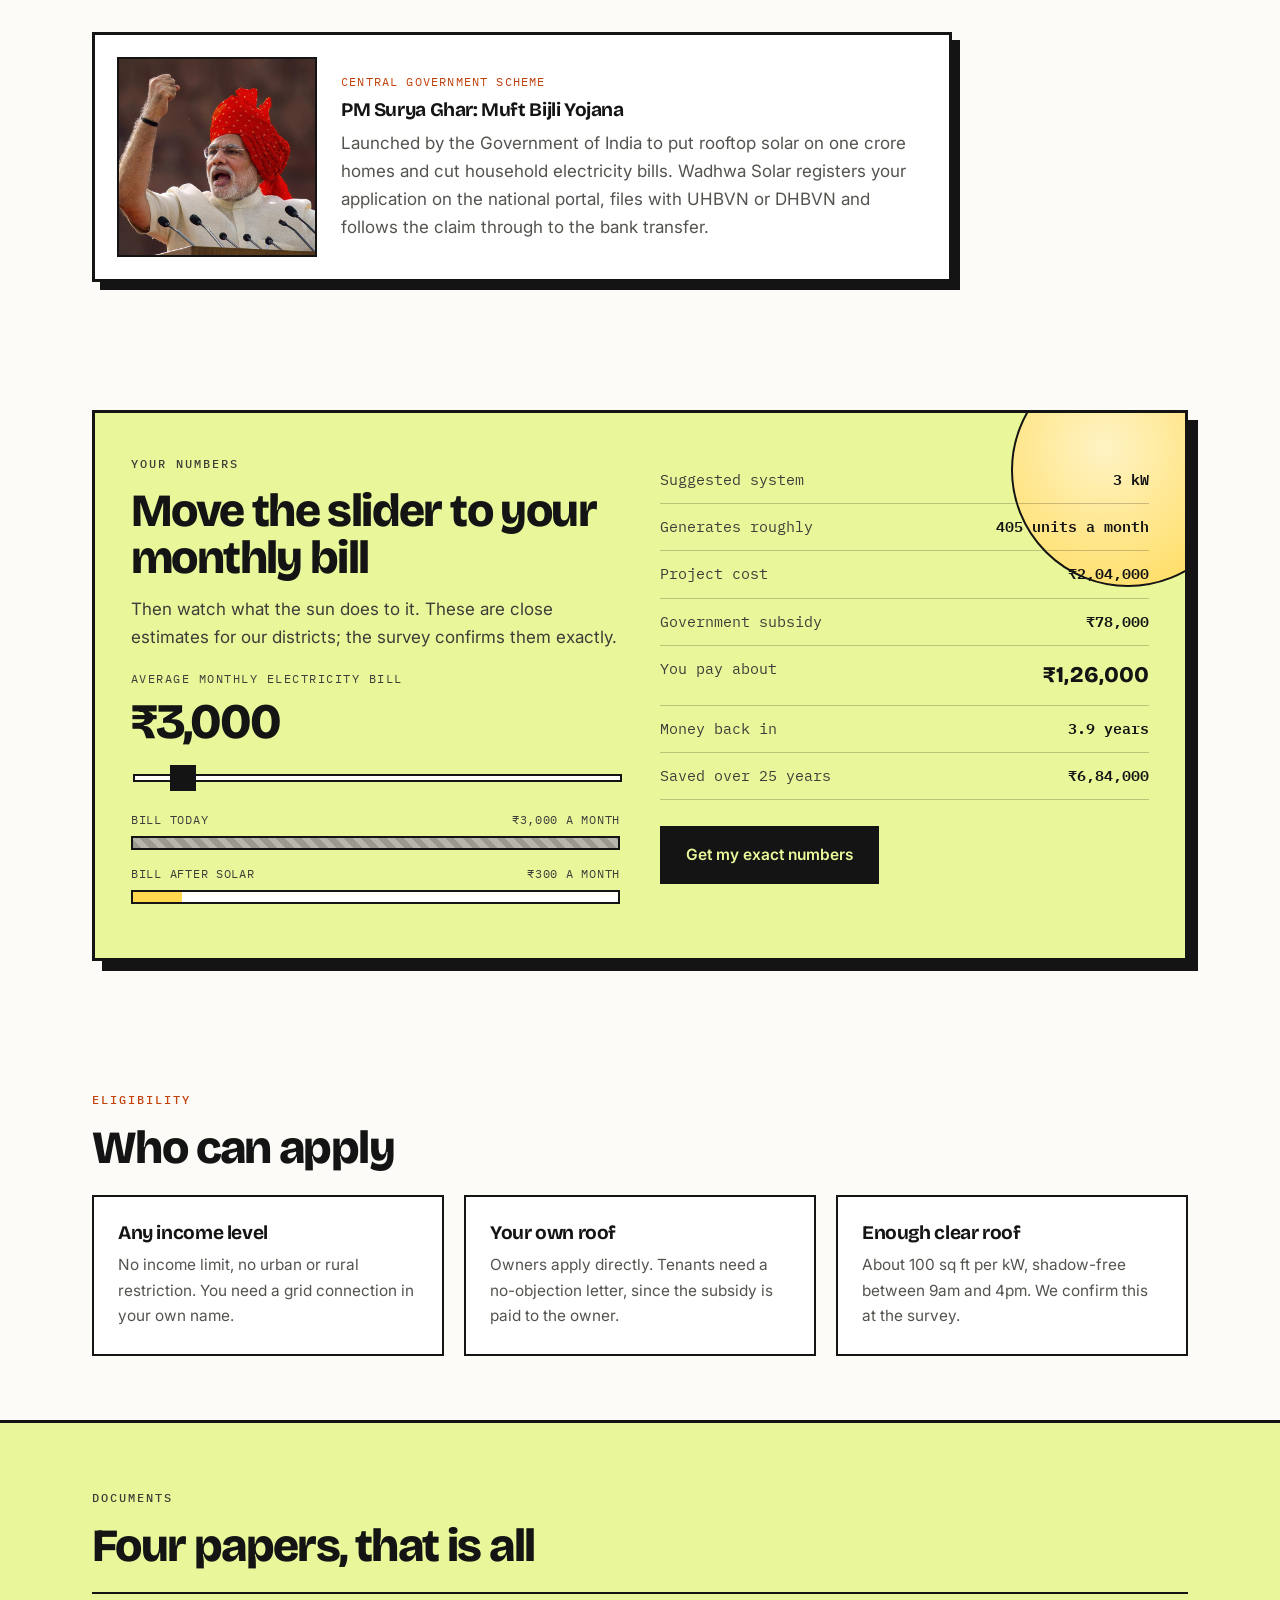
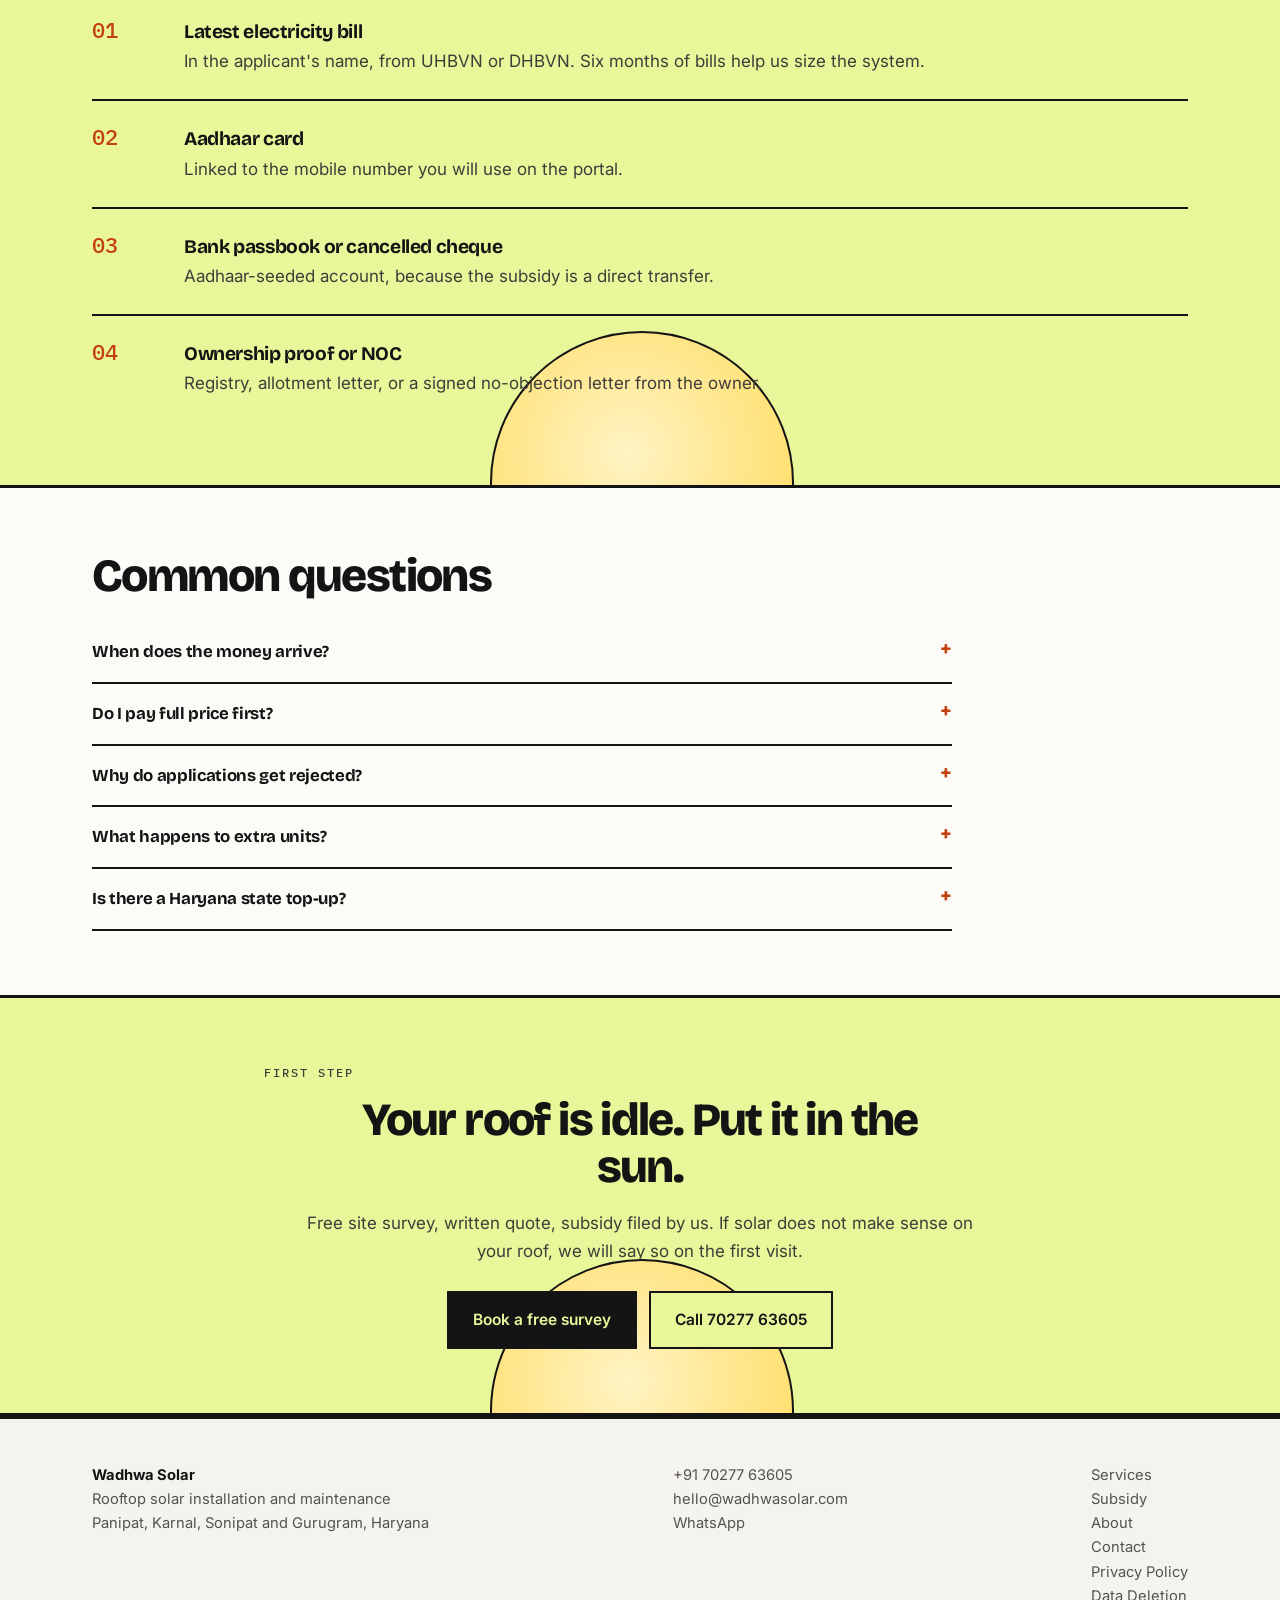
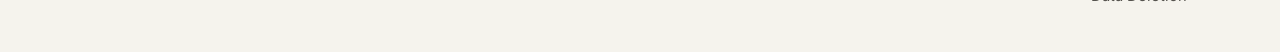
<file: subsidy.html>
<!DOCTYPE html>
<html lang="en">
<head>
<meta charset="utf-8">
<meta name="color-scheme" content="light">
<meta name="viewport" content="width=device-width,initial-scale=1">
<title>PM Surya Ghar subsidy — Wadhwa Solar</title>
<meta name="description" content="How much rooftop solar subsidy you get, who qualifies, what papers you need, and how Wadhwa Solar files it for you.">
<link rel="icon" href="logo.svg">
<link rel="preconnect" href="https://fonts.googleapis.com">
<link rel="preconnect" href="https://fonts.gstatic.com" crossorigin>
<link href="https://fonts.googleapis.com/css2?family=Bricolage+Grotesque:opsz,wght@12..96,700;12..96,800&family=Inter:wght@400;500;600&family=IBM+Plex+Mono:wght@400;500&display=swap" rel="stylesheet">
<link rel="stylesheet" href="styles.css">
</head>
<body>

<header class="site-head">
  <div class="head-in">
    <a class="brand" href="index.html">
      <svg width="38" height="38" viewBox="0 0 140 140" aria-hidden="true">
        <g class="spin" stroke="#141414" stroke-width="6" stroke-linecap="round" opacity=".9">
          <line x1="70" y1="6" x2="70" y2="20"/><line x1="70" y1="122" x2="70" y2="136"/>
          <line x1="6" y1="71" x2="20" y2="71"/><line x1="122" y1="71" x2="136" y2="71"/>
          <line x1="24" y1="25" x2="34" y2="35"/><line x1="106" y1="107" x2="116" y2="117"/>
          <line x1="116" y1="25" x2="106" y2="35"/><line x1="34" y1="107" x2="24" y2="117"/>
        </g>
        <circle cx="70" cy="71" r="40" fill="#FFD84D"/>
        <g fill="none" stroke="#141414" stroke-width="7" stroke-linecap="round" stroke-linejoin="round">
          <path d="M45 54 L57 90 L70 66"/><path d="M70 66 L83 90 L95 54"/>
        </g>
      </svg>
      <span><span class="nm">Wadhwa Solar</span><span class="tg">make your roof pay the bijli bill</span></span>
    </a>
    <button class="menubtn" type="button" aria-expanded="false" aria-controls="site-nav"><span></span><span></span><span></span><b>Menu</b></button>
    <nav class="nav" id="site-nav">
      <a href="index.html">Home</a>
      <a href="services.html">Services</a>
      <a href="subsidy.html" class="on">Subsidy</a>
      <a href="solar-3d.html">3D Design</a>
      <a href="about.html">About</a>
      <a href="contact.html">Contact</a>
    </nav>
    <a class="callbtn" href="tel:+917027763605" aria-label="Call 70277 63605"><span class="cfull">Call 70277 63605</span><span class="cshort">Call</span></a>
  </div>
</header>

<main>
<section class="scene" style="min-height:clamp(320px,40vh,420px);padding:0">
  <div class="rays"></div><div class="halo"></div><div class="sun"></div>
  <div class="roofline"></div>
  <div class="panel p1"></div><div class="panel p2"></div><div class="panel p3"></div><div class="panel p4"></div>
  <span class="coin c1">&#8377;</span><span class="coin c2">&#8377;</span><span class="coin c3">&#8377;</span><span class="coin c4">&#8377;</span>
  <div class="scene-copy">
    <h1 data-split>Up to &#8377;78,000, straight to your bank.</h1>
    <p class="lede">The PM Surya Ghar subsidy is real and it is being paid. People miss it on paperwork. We file the whole thing for you.</p>
    <div class="btnrow"><a class="btn solid" href="contact.html">Check what you qualify for</a></div>
  </div>
</section><div class="strip">
  <div class="wrap">
    <b id="liveSave">&#8377;0</b>
    <span>saved on electricity bills by rooftops like yours since you opened this page</span>
  </div>
</div>

<section>
  <div class="wrap reveal">
    <p class="eyebrow">The slabs</p>
    <h2>What you get</h2>
    <table>
      <thead><tr><th>System size</th><th>Central subsidy</th><th>Roughly suits a bill of</th></tr></thead>
      <tbody>
        <tr><td><strong>1 kW</strong></td><td>&#8377;30,000</td><td>&#8377;800 to &#8377;1,200 a month</td></tr>
        <tr><td><strong>2 kW</strong></td><td>&#8377;60,000</td><td>&#8377;1,500 to &#8377;2,200 a month</td></tr>
        <tr><td><strong>3 kW and above</strong></td><td>&#8377;78,000 (maximum)</td><td>&#8377;2,500 and up</td></tr>
      </tbody>
    </table>
    <p style="margin-top:16px">&#8377;30,000 per kW for the first 2 kW and &#8377;18,000 for the third. Nothing extra beyond 3 kW, so a 5 kW home system still receives &#8377;78,000. Housing societies have a separate slab for common-area loads. MNRE can revise these rates, so we confirm the live figure in your written quote.</p>
  </div>
</section>

<section>
  <div class="wrap reveal">
    <div class="pmcard">
      <img src="modi.jpg" alt="Prime Minister Narendra Modi speaking at the Red Fort">
      <div>
        <p class="cap">Central government scheme</p>
        <h3>PM Surya Ghar: Muft Bijli Yojana</h3>
        <p>Launched by the Government of India to put rooftop solar on one crore homes and cut household electricity bills. Wadhwa Solar registers your application on the national portal, files with UHBVN or DHBVN and follows the claim through to the bank transfer.</p>
      </div>
    </div>
  </div>
</section>

<section>
  <div class="wrap"><div class="calc-wrap reveal">
    <div class="calc-grid">
      <div>
        <p class="eyebrow">Your numbers</p>
        <h2 style="margin-bottom:.3em">Move the slider to your monthly bill</h2>
        <p>Then watch what the sun does to it. These are close estimates for our districts; the survey confirms them exactly.</p>
        <label for="bill">Average monthly electricity bill</label>
        <div class="bignum" id="billOut">&#8377;3,000</div>
        <input id="bill" type="range" min="800" max="30000" step="200" value="3000" aria-label="Average monthly electricity bill">
        <div class="bars">
          <div class="barlbl"><span>Bill today</span><span id="beforeLbl">&#8377;3,000 a month</span></div>
          <div class="bar before"><i style="width:100%"></i></div>
          <div class="barlbl"><span>Bill after solar</span><span id="afterLbl">&#8377;300 a month</span></div>
          <div class="bar after"><i id="barAfter" style="width:10%"></i></div>
        </div>
      </div>
      <div>
        <div class="rows">
          <div><span>Suggested system</span><span id="size">3 kW</span></div>
          <div><span>Generates roughly</span><span id="units">405 units a month</span></div>
          <div><span>Project cost</span><span id="cost">&#8377;2,04,000</span></div>
          <div><span>Government subsidy</span><span id="sub">&#8377;78,000</span></div>
          <div class="hi"><span>You pay about</span><span id="net">&#8377;1,26,000</span></div>
          <div><span>Money back in</span><span id="pay">3.9 years</span></div>
          <div><span>Saved over 25 years</span><span id="save25">&#8377;6,84,000</span></div>
        </div>
        <div class="btnrow"><a class="btn solid" href="contact.html">Get my exact numbers</a></div>
      </div>
    </div>
  </div></div>
</section>

<section>
  <div class="wrap reveal">
    <p class="eyebrow">Eligibility</p>
    <h2>Who can apply</h2>
    <div class="cols" style="margin-top:24px">
      <div class="card"><h3>Any income level</h3><p>No income limit, no urban or rural restriction. You need a grid connection in your own name.</p></div>
      <div class="card"><h3>Your own roof</h3><p>Owners apply directly. Tenants need a no-objection letter, since the subsidy is paid to the owner.</p></div>
      <div class="card"><h3>Enough clear roof</h3><p>About 100 sq ft per kW, shadow-free between 9am and 4pm. We confirm this at the survey.</p></div>
    </div>
  </div>
</section>

<section class="band">
  <div class="wrap reveal">
    <p class="eyebrow">Documents</p>
    <h2>Four papers, that is all</h2>
    <div class="split"><div><span class="idx">01</span></div><div><h3>Latest electricity bill</h3><p>In the applicant's name, from UHBVN or DHBVN. Six months of bills help us size the system.</p></div></div>
    <div class="split"><div><span class="idx">02</span></div><div><h3>Aadhaar card</h3><p>Linked to the mobile number you will use on the portal.</p></div></div>
    <div class="split"><div><span class="idx">03</span></div><div><h3>Bank passbook or cancelled cheque</h3><p>Aadhaar-seeded account, because the subsidy is a direct transfer.</p></div></div>
    <div class="split"><div><span class="idx">04</span></div><div><h3>Ownership proof or NOC</h3><p>Registry, allotment letter, or a signed no-objection letter from the owner.</p></div></div>
  </div>
</section>

<section>
  <div class="wrap reveal">
    <h2>Common questions</h2>
    <details><summary>When does the money arrive?</summary><p>Usually 30 to 45 days after the DISCOM inspects the system and you raise the redemption request. It is credited to your bank account, not adjusted against our bill.</p></details>
    <details><summary>Do I pay full price first?</summary><p>Yes. You pay for the system and the subsidy comes to you afterwards. We can also connect you to rooftop solar loans if you want to spread the cost.</p></details>
    <details><summary>Why do applications get rejected?</summary><p>Usually the panels or inverter are not on the MNRE ALMM list, the bill is in another family member's name, or the bank account is not Aadhaar-seeded. We check all three before you order anything.</p></details>
    <details><summary>What happens to extra units?</summary><p>They go to the grid through a net meter and are credited against your consumption. Credits carry forward, so summer surplus covers winter use.</p></details>
    <details><summary>Is there a Haryana state top-up?</summary><p>State schemes change year to year. We check what is live when you apply and tell you plainly if there is nothing extra.</p></details>
  </div>
</section>

<section class="band">
  <div class="wrap reveal" style="text-align:center">
    <p class="eyebrow">First step</p>
    <h2 style="max-width:20ch;margin:0 auto .4em">Your roof is idle. Put it in the sun.</h2>
    <p style="margin:0 auto">Free site survey, written quote, subsidy filed by us. If solar does not make sense on your roof, we will say so on the first visit.</p>
    <div class="btnrow" style="justify-content:center">
      <a class="btn solid" href="contact.html">Book a free survey</a>
      <a class="btn ghost" href="tel:+917027763605">Call 70277 63605</a>
    </div>
  </div>
</section>
</main>

<footer class="site-foot">
  <div class="wrap foot-grid">
    <div>
      <strong style="color:#141414">Wadhwa Solar</strong><br>
      Rooftop solar installation and maintenance<br>
      Panipat, Karnal, Sonipat and Gurugram, Haryana
    </div>
    <div>
      <a href="tel:+917027763605">+91 70277 63605</a><br>
      <a href="mailto:hello@wadhwasolar.com">hello@wadhwasolar.com</a><br>
      <a href="https://wa.me/917027763605">WhatsApp</a>
    </div>
    <div>
      <a href="services.html">Services</a><br>
      <a href="subsidy.html">Subsidy</a><br>
      <a href="about.html">About</a><br>
      <a href="contact.html">Contact</a><br>
      <a href="privacy.html">Privacy Policy</a><br>
      <a href="data-deletion.html">Data Deletion</a>
    </div>
  </div>
</footer>

<a class="float" href="https://wa.me/917027763605">WhatsApp us</a>
<script src="app.js"></script>
</body>
</html>
</file>
<file: styles.css>
:root{
  color-scheme:light only;
  --paper:#FDFBF7;
  --paper2:#F5F3ED;
  --ink:#141414;
  --dim:#55534E;
  --lime:#E9F79A;
  --lime2:#D8F06A;
  --sun:#FFD84D;
  --sun2:#FFAE33;
  --flame:#C2410C;
  --line:#141414;
  --maxw:1160px;
  --shadow:6px 6px 0 var(--ink);
  --shadow-sm:4px 4px 0 var(--ink);
}
*{box-sizing:border-box}
html{scroll-behavior:smooth}
body{
  margin:0;background:#FDFBF7;color:#141414;
  font-family:"Inter",system-ui,sans-serif;font-size:17px;font-weight:400;line-height:1.65;
  overflow-x:hidden;-webkit-font-smoothing:antialiased;
}
h1,h2,h3,h4{font-family:"Bricolage Grotesque","Inter",sans-serif;font-weight:800;line-height:1.02;letter-spacing:-.035em;margin:0 0 .5em;color:#141414}
h1{font-size:clamp(2.5rem,6vw,4.6rem);text-transform:uppercase}
h2{font-size:clamp(1.8rem,3.6vw,2.9rem)}
h3{font-size:1.2rem;font-weight:700;letter-spacing:-.02em}
p{margin:0 0 1em;max-width:62ch;color:#55534E}
a{color:inherit}
strong{font-weight:700;color:#141414}
.wrap{max-width:var(--maxw);margin:0 auto;padding:0 32px}
.mono,.eyebrow,.tag,.barlbl,.rows,.strip span{font-family:"IBM Plex Mono",monospace}

/* header */
.site-head{position:sticky;top:0;z-index:40;background:var(--paper);border-bottom:2px solid var(--ink)}
.head-in{display:flex;align-items:center;justify-content:space-between;gap:18px;max-width:var(--maxw);margin:0 auto;padding:12px 32px}
.brand{display:flex;align-items:center;gap:11px;text-decoration:none}
.brand .nm{font-family:"Bricolage Grotesque",sans-serif;font-size:1.1rem;font-weight:800;letter-spacing:-.02em;text-transform:uppercase;line-height:1.1;display:block;color:#141414}
.brand .tg{display:block;font-family:"IBM Plex Mono",monospace;font-size:.7rem;color:#C2410C;margin-top:2px}
.spin{transform-origin:70px 71px;animation:spin 24s linear infinite}
@keyframes spin{to{transform:rotate(360deg)}}
.nav{display:flex;gap:22px;flex-wrap:wrap}
.nav a{text-decoration:none;font-size:.9rem;font-weight:500;color:var(--dim);padding:3px 2px;border-bottom:2px solid transparent}
.nav a:hover,.nav a.on{color:var(--ink);border-color:var(--lime2)}
.callbtn{background:#141414;color:#E9F79A;font-weight:600;text-decoration:none;padding:10px 18px;white-space:nowrap;font-size:.9rem;border:2px solid var(--ink);transition:transform .15s ease,box-shadow .15s ease}
.callbtn:hover{transform:translate(-2px,-2px);box-shadow:var(--shadow-sm)}
.callbtn .cshort{display:none}
.menubtn{display:none;align-items:center;gap:5px;background:none;border:2px solid var(--ink);padding:9px 10px;cursor:pointer;flex-direction:column;justify-content:center}
.menubtn span{display:block;width:20px;height:2px;background:var(--ink);transition:transform .2s ease,opacity .2s ease}
.menubtn b{position:absolute;width:1px;height:1px;overflow:hidden;clip:rect(0 0 0 0)}
.menubtn[aria-expanded=true] span:nth-child(1){transform:translateY(7px) rotate(45deg)}
.menubtn[aria-expanded=true] span:nth-child(2){opacity:0}
.menubtn[aria-expanded=true] span:nth-child(3){transform:translateY(-7px) rotate(-45deg)}

/* SUNRISE SCENE */
.scene{position:relative;min-height:clamp(400px,50vh,540px);overflow:hidden;border-bottom:3px solid var(--ink);
  background:linear-gradient(180deg,var(--paper) 0%,#F7FAE8 40%,#EEF6C8 70%,#E4F2A6 100%)}
.scene .sun{position:absolute;z-index:0;left:50%;bottom:22%;width:190px;height:190px;margin-left:-95px;border-radius:50%;
  background:radial-gradient(circle at 42% 38%,#FFF3C4,var(--sun) 48%,var(--sun2));
  box-shadow:0 0 100px 34px rgba(255,190,60,.42);animation:sunrise 2.8s cubic-bezier(.22,.7,.25,1) both}
@keyframes sunrise{from{transform:translateY(320px) scale(.7);opacity:0}to{transform:none;opacity:1}}
.scene .halo{position:absolute;z-index:0;left:50%;bottom:22%;width:190px;height:190px;margin-left:-95px;border-radius:50%;
  border:2px solid rgba(20,20,20,.22);animation:halo 5.5s ease-out infinite}
@keyframes halo{from{transform:scale(1);opacity:.65}to{transform:scale(2.3);opacity:0}}
.scene .rays{position:absolute;z-index:0;left:50%;bottom:22%;width:190px;height:190px;margin-left:-95px;border-radius:50%;
  background:conic-gradient(from 0deg,rgba(255,216,77,.35) 0 7deg,transparent 7deg 30deg);animation:spin 55s linear infinite}
.scene .roofline{position:absolute;left:0;right:0;bottom:0;height:24%;z-index:1;background:var(--ink);
  clip-path:polygon(0 62%,12% 62%,20% 40%,34% 62%,46% 62%,46% 48%,62% 30%,78% 48%,78% 62%,100% 62%,100% 100%,0 100%)}
.scene .panel{position:absolute;z-index:1;width:88px;height:30px;border:2px solid var(--ink);overflow:hidden;
  animation:panel-in 1s cubic-bezier(.2,.8,.3,1) both;
  background:
    repeating-linear-gradient(90deg,rgba(255,255,255,.22) 0 1px,transparent 1px 20px),
    repeating-linear-gradient(0deg,rgba(255,255,255,.18) 0 1px,transparent 1px 13px),
    linear-gradient(118deg,#0F2E4A 0%,#1D4C74 45%,#2E6C9C 100%);
  transform:skewX(-24deg)}
@keyframes panel-in{from{transform:translateY(70px) skewX(-24deg) scale(.8);opacity:0}to{transform:skewX(-24deg);opacity:1}}
.scene .panel:after{content:"";position:absolute;top:0;left:-60%;width:40%;height:100%;
  background:linear-gradient(90deg,transparent,rgba(255,255,255,.9),transparent);animation:glint 4.5s ease-in-out infinite}
@keyframes glint{0%{left:-60%}45%{left:130%}100%{left:130%}}
.scene .p1{left:8%;bottom:30%;animation-delay:1.1s}
.scene .p2{left:31%;bottom:35%;animation-delay:1.35s}
.scene .p3{left:54%;bottom:35%;animation-delay:1.6s}
.scene .p4{right:8%;bottom:30%;animation-delay:1.85s}
.scene .p2:after{animation-delay:1.4s}
.scene .p3:after{animation-delay:2.6s}
.scene .p4:after{animation-delay:3.6s}
.scene .p2:after{animation-delay:1.4s}
.coin{position:absolute;z-index:1;--rise:-150px;bottom:26%;font-family:"IBM Plex Mono",monospace;font-size:1.15rem;font-weight:600;color:var(--ink);opacity:0;animation:float 6s linear infinite}
.coin{bottom:34%;--rise:-90px}
.coin.c1{left:12%;animation-delay:2.4s}
.coin.c2{left:35%;bottom:39%;animation-delay:3.2s}
.coin.c3{left:58%;bottom:39%;animation-delay:4s}
.coin.c4{right:12%;left:auto;animation-delay:4.8s}
@keyframes float{0%{transform:translateY(0) scale(.7);opacity:0}14%{opacity:1}70%{opacity:1}
  100%{transform:translateY(var(--rise,-150px)) scale(1.05);opacity:0}}
.scene-copy{position:relative;z-index:5;max-width:var(--maxw);margin:0 auto;padding:44px 32px 26%;text-align:center}
.scene-copy h1{max-width:17ch;margin:0 auto .35em}
.scene-copy h1 .w{display:inline-block;opacity:0;transform:translateY(22px);animation:up .7s cubic-bezier(.2,.7,.3,1) forwards}
@keyframes up{to{opacity:1;transform:none}}
.scene-copy p{margin:0 auto;max-width:50ch;color:#141414}
.btnrow{display:flex;gap:12px;flex-wrap:wrap;margin-top:26px}
.scene-copy .btnrow{justify-content:center}
.btn{display:inline-block;text-decoration:none;padding:14px 24px;font-weight:600;font-size:.97rem;border:2px solid var(--ink);
  transition:transform .15s ease,box-shadow .15s ease}
.btn.solid{background:#141414;color:#E9F79A}
.btn.ghost{background:#E9F79A;color:#141414}
.btn:hover{transform:translate(-3px,-3px);box-shadow:var(--shadow)}

/* running savings strip */
.strip{background:#141414;color:#FDFBF7;padding:22px 0;border-bottom:3px solid var(--ink)}
.strip .wrap{display:flex;align-items:center;justify-content:center;gap:14px;flex-wrap:wrap;text-align:center}
.strip b{font-family:"Bricolage Grotesque",sans-serif;font-size:2.1rem;font-weight:800;color:#D8F06A;letter-spacing:-.03em}
.strip span{font-size:.88rem;color:#A8A6A0;letter-spacing:.02em}

/* sections */
section{padding:64px 0;position:relative}
.scene + section,.strip + section{padding-top:88px}
.eyebrow{color:#C2410C;font-size:.78rem;letter-spacing:.16em;text-transform:uppercase;margin:0 0 14px;font-weight:500}
.reveal{opacity:0;transform:translateY(22px);transition:opacity .7s ease,transform .7s cubic-bezier(.2,.7,.3,1)}
.reveal.in{opacity:1;transform:none}
.lede{font-size:1.08rem}

/* split rows */
.split{display:grid;grid-template-columns:64px 1fr;gap:28px;align-items:baseline;padding:24px 0;border-top:2px solid var(--ink)}
.split .idx{font-family:"IBM Plex Mono",monospace;font-size:1.35rem;font-weight:500;color:#C2410C;line-height:1.2}
.split h3{margin-bottom:.3em}
.split p{margin-bottom:0;max-width:70ch}

/* cards */
.cols{display:grid;gap:20px;grid-template-columns:repeat(3,minmax(0,1fr))}
.cols.two{grid-template-columns:repeat(2,minmax(0,1fr))}
.card{background:#fff;border:2px solid var(--ink);padding:26px 24px;transition:transform .18s ease,box-shadow .18s ease}
.card:hover{transform:translate(-4px,-4px);box-shadow:var(--shadow)}
.card h3{color:#141414}
.card p{margin-bottom:0;font-size:.96rem}
.card .tag{color:#C2410C;font-size:.74rem;letter-spacing:.14em;text-transform:uppercase;margin-bottom:10px}
.card i.ico{display:grid;place-items:center;width:46px;height:46px;background:var(--lime);border:2px solid var(--ink);margin-bottom:16px;font-style:normal;font-size:1.25rem}

/* calculator */
.calc-wrap{background:var(--lime);border:3px solid var(--ink);box-shadow:10px 10px 0 var(--ink);padding:40px 36px;position:relative;overflow:hidden}
.calc-wrap:before{content:"";position:absolute;right:-60px;top:-60px;width:230px;height:230px;border-radius:50%;
  background:radial-gradient(circle at 40% 40%,#FFF3C4,var(--sun));border:2px solid var(--ink);animation:bob 8s ease-in-out infinite}
@keyframes bob{50%{transform:translateY(16px)}}
.calc-grid{display:grid;grid-template-columns:1fr 1fr;gap:40px;position:relative;z-index:2}
.calc-wrap h2,.calc-wrap h3{color:#141414}
.calc-wrap p{color:#3E3D39}
.calc-wrap label{display:block;font-family:"IBM Plex Mono",monospace;font-size:.78rem;letter-spacing:.12em;text-transform:uppercase;color:#3E3D39;margin-bottom:8px}
.bignum{font-family:"Bricolage Grotesque",sans-serif;font-size:3.1rem;font-weight:800;line-height:1;margin-bottom:16px;letter-spacing:-.04em;color:#141414}
input[type=range]{width:100%;height:8px;-webkit-appearance:none;appearance:none;background:#fff;border:2px solid var(--ink);outline:none}
input[type=range]::-webkit-slider-thumb{-webkit-appearance:none;width:26px;height:26px;background:var(--ink);border:2px solid var(--ink);cursor:pointer;transition:transform .12s ease}
input[type=range]::-webkit-slider-thumb:hover{transform:scale(1.12)}
input[type=range]::-moz-range-thumb{width:22px;height:22px;background:var(--ink);border:2px solid var(--ink);cursor:pointer;border-radius:0}
.rows{margin-top:4px;font-size:.92rem}
.rows div{display:flex;justify-content:space-between;gap:14px;padding:11px 0;border-bottom:1px solid rgba(20,20,20,.22);color:#3E3D39}
.rows div span:last-child{color:#141414;font-weight:600}
.rows .hi span:last-child{font-family:"Bricolage Grotesque",sans-serif;font-size:1.4rem;font-weight:800}
.bars{margin-top:20px}
.bar{height:14px;background:#fff;border:2px solid var(--ink);overflow:hidden;margin:6px 0 14px}
.bar i{display:block;height:100%;transition:width .5s cubic-bezier(.2,.8,.3,1)}
.bar.before i{background:repeating-linear-gradient(45deg,#9A988F,#9A988F 6px,#B6B4AB 6px,#B6B4AB 12px)}
.bar.after i{background:var(--sun)}
.barlbl{display:flex;justify-content:space-between;font-size:.76rem;letter-spacing:.06em;text-transform:uppercase;color:#3E3D39}

/* sun arc timeline */
.arc{position:relative;max-width:880px;margin:0 auto}
.arc svg{width:100%;height:auto;display:block;overflow:visible}
.arc .path{fill:none;stroke:rgba(20,20,20,.3);stroke-width:2;stroke-dasharray:6 8}
.arc .trail{fill:none;stroke:var(--ink);stroke-width:3;stroke-dasharray:1000;stroke-dashoffset:1000;transition:stroke-dashoffset .2s linear}
.arc .marker{fill:var(--paper);stroke:var(--ink);stroke-width:2}
.arc .sunny{fill:var(--sun);stroke:var(--ink);stroke-width:2}
.arc-steps{display:grid;grid-template-columns:repeat(3,1fr);gap:20px;margin-top:32px}
.arc-steps div{border-top:2px solid var(--ink);padding-top:14px}
.arc-steps h3{font-size:1rem;margin-bottom:.3em;color:#141414}
.arc-steps p{font-size:.92rem;margin:0}

/* table */
table{border-collapse:collapse;width:100%;max-width:860px;font-size:.95rem;background:#fff;border:2px solid var(--ink)}
th,td{text-align:left;padding:14px 16px;border-bottom:2px solid var(--ink)}
tbody tr:last-child td{border-bottom:0}
th{background:#141414;color:#E9F79A;font-family:"IBM Plex Mono",monospace;font-size:.8rem;letter-spacing:.1em;text-transform:uppercase;font-weight:500}
td{color:#55534E}
td strong{color:#141414}
tbody tr:hover td{background:var(--lime)}

/* band */
.band{background:var(--lime);border-block:3px solid var(--ink);position:relative;overflow:hidden}
.band:before{content:"";position:absolute;left:50%;bottom:-150px;width:300px;height:300px;margin-left:-150px;border-radius:50%;
  background:radial-gradient(circle at 45% 40%,#FFF3C4,var(--sun));border:2px solid var(--ink);animation:bob 9s ease-in-out infinite}
.band .wrap{position:relative;z-index:2}
.band p{color:#3E3D39}

/* faq */
details{border-bottom:2px solid var(--ink);padding:16px 0;max-width:860px}
summary{cursor:pointer;font-family:"Bricolage Grotesque",sans-serif;font-size:1.05rem;font-weight:700;letter-spacing:-.02em;color:#141414;list-style:none;display:flex;justify-content:space-between;gap:16px}
summary::-webkit-details-marker{display:none}
summary:after{content:"+";color:var(--flame);font-size:1.4rem;line-height:1;transition:transform .25s ease}
details[open] summary:after{transform:rotate(45deg)}
details p{margin:12px 0 0}

/* form */
.form{background:#fff;border:3px solid var(--ink);box-shadow:10px 10px 0 var(--ink);padding:30px}
.form label{display:block;font-family:"IBM Plex Mono",monospace;font-size:.74rem;letter-spacing:.12em;text-transform:uppercase;color:var(--dim);margin:16px 0 6px}
.form input,.form select,.form textarea{width:100%;padding:12px 14px;border:2px solid var(--ink);background:var(--paper);color:var(--ink);font:inherit;font-size:.96rem}
.form input:focus,.form select:focus,.form textarea:focus{outline:none;background:var(--lime)}
.form button{margin-top:22px;width:100%;border:2px solid #141414;padding:15px;background:#141414;color:#E9F79A;font:inherit;font-weight:600;cursor:pointer;transition:transform .15s ease,box-shadow .15s ease}
.form button:hover{transform:translate(-3px,-3px);box-shadow:var(--shadow)}
.reach{list-style:none;padding:0;margin:0}
.reach li{border-top:2px solid var(--ink);padding:16px 0}
.reach a{font-family:"Bricolage Grotesque",sans-serif;font-size:1.3rem;font-weight:700;letter-spacing:-.02em;text-decoration:none;color:#141414}
.reach a:hover{color:var(--flame)}
.reach small{display:block;font-family:"IBM Plex Mono",monospace;color:var(--dim);font-size:.8rem}

/* stats */
.stats{display:grid;grid-template-columns:repeat(4,1fr);gap:0;border:2px solid var(--ink);background:#fff}
.stats div{padding:24px 20px;border-right:2px solid var(--ink)}
.stats div:last-child{border-right:0}
.stats div strong{display:block;font-family:"Bricolage Grotesque",sans-serif;font-size:2.2rem;font-weight:800;line-height:1;letter-spacing:-.04em;color:#141414}
.stats div span{font-family:"IBM Plex Mono",monospace;font-size:.78rem;letter-spacing:.06em;color:var(--dim)}

/* footer */
.site-foot{border-top:3px solid var(--ink);padding:44px 0;font-size:.92rem;color:var(--dim);background:var(--paper2)}
.foot-grid{display:flex;justify-content:space-between;gap:30px;flex-wrap:wrap}
.site-foot a{text-decoration:none}
.site-foot a:hover{color:var(--flame)}

.float{position:fixed;right:18px;bottom:18px;z-index:50;background:#D8F06A;color:#141414;border:2px solid var(--ink);
  box-shadow:var(--shadow-sm);padding:12px 20px;font-weight:600;text-decoration:none;animation:bob2 4s ease-in-out infinite}
@keyframes bob2{50%{transform:translateY(-5px)}}

*:focus-visible{outline:3px solid var(--flame);outline-offset:3px}
@media (max-width:900px){
  .calc-grid,.cols,.cols.two{grid-template-columns:1fr}
  .split{grid-template-columns:44px 1fr;gap:16px}
  .arc-steps{grid-template-columns:1fr}
  .stats{grid-template-columns:repeat(2,1fr)}
  .stats div{border-right:0;border-bottom:2px solid var(--ink)}
  section{padding:44px 0}
  .scene + section,.strip + section{padding-top:56px}
  .wrap,.head-in,.scene-copy{padding-left:20px;padding-right:20px}
  .scene .sun,.scene .halo,.scene .rays{width:130px;height:130px;margin-left:-65px}
  .scene .panel{width:58px;height:20px}
  .scene .p2{left:28%}
  .scene .p3{left:52%}
  .calc-wrap{padding:26px 20px;box-shadow:6px 6px 0 var(--ink)}
  .head-in{flex-wrap:wrap;gap:10px;padding-top:10px;padding-bottom:10px}
  .brand{margin-right:auto}
  .brand svg{width:32px;height:32px}
  .menubtn{display:flex;order:2}
  .callbtn{order:1;padding:9px 14px}
  .nav{display:none;order:3;width:100%;flex-direction:column;gap:0;border-top:2px solid var(--ink);margin-top:4px}
  .nav.open{display:flex}
  .nav a{font-size:1.05rem;padding:14px 2px;border-bottom:1px solid var(--line,#D9D4C7);border-left:0}
  .nav a.on{border-bottom-color:var(--ink);font-weight:700}
  .float{right:12px;bottom:calc(12px + env(safe-area-inset-bottom,0px));width:56px;height:56px;padding:0;font-size:0;display:flex;align-items:center;justify-content:center;animation:none}
  .float:before{content:"";width:28px;height:28px;background:url("data:image/svg+xml,%3Csvg xmlns='http://www.w3.org/2000/svg' viewBox='0 0 24 24'%3E%3Cpath d='M12 2a10 10 0 0 0-8.6 15.1L2 22l5-1.3A10 10 0 1 0 12 2z' fill='none' stroke='%23141414' stroke-width='2' stroke-linejoin='round'/%3E%3Cpath d='M8.5 7.5c.3-.6.7-.6 1-.6h.6c.2 0 .4.1.5.4l.8 1.9c.1.3 0 .5-.1.7l-.6.7c-.1.1-.2.4 0 .6a7 7 0 0 0 3.3 2.9c.2.1.4 0 .6-.1l.7-.8c.2-.2.4-.3.7-.2l1.8.8c.3.1.4.3.4.5 0 .7-.3 1.5-1 1.9-.8.5-1.9.6-3.5-.1a10 10 0 0 1-4.4-4.1c-.9-1.5-.6-2.8-.2-3.5z' fill='%23141414'/%3E%3C/svg%3E") center/contain no-repeat}
  main,.site-foot{padding-bottom:0}
  .site-foot{padding-bottom:84px}
  .scene:not(:has(.hero-grid)) .panel,.scene:not(:has(.hero-grid)) .coin{display:none}
  .scene:not(:has(.hero-grid)) .sun,.scene:not(:has(.hero-grid)) .halo,.scene:not(:has(.hero-grid)) .rays{bottom:14%;opacity:.55}
  h1,h2{overflow-wrap:break-word}
  img,svg,video,iframe{max-width:100%}
  table{display:block;overflow-x:auto}
}
@media (max-width:420px){
  .brand .tg{display:none}
  .callbtn .cfull{display:none}
  .callbtn .cshort{display:inline}
}
@media (prefers-reduced-motion:reduce){
  *{animation:none!important;transition:none!important}
  .reveal{opacity:1;transform:none}
  html{scroll-behavior:auto}
}

/* scheme photo */
.pmcard{display:grid;grid-template-columns:200px 1fr;gap:24px;align-items:center;background:#fff;border:3px solid #141414;box-shadow:8px 8px 0 #141414;padding:22px;max-width:860px}
.pmcard img{width:100%;aspect-ratio:1/1;object-fit:cover;display:block;border:2px solid #141414;background:#E9F79A}
.pmbadge{border:2px solid #141414;background:#E9F79A;padding:16px;text-align:center}
.pmbadge svg{width:100%;max-width:110px;height:auto;display:block;margin:0 auto 8px}
.pmbadge span{font-family:"IBM Plex Mono",monospace;font-size:.76rem;letter-spacing:.1em;text-transform:uppercase;color:#141414}
.pmcard p{margin:0}
.pmcard .cap{font-family:"IBM Plex Mono",monospace;font-size:.74rem;letter-spacing:.1em;text-transform:uppercase;color:#C2410C;margin-bottom:8px}
@media (max-width:900px){.pmcard{grid-template-columns:1fr;box-shadow:5px 5px 0 #141414}}

/* home hero: copy + sun on the left, calculator on the right */
.hero-grid{position:relative;z-index:5;display:grid;grid-template-columns:1.02fr .98fr;gap:44px;align-items:center;
  max-width:var(--maxw);margin:0 auto;padding:110px 32px 16%}
.hero-grid .scene-copy{position:static;padding:0;max-width:none;text-align:left}
.hero-grid .scene-copy h1{margin:0 0 .35em;max-width:13ch}
.hero-grid .scene-copy p{margin:0;max-width:38ch}
.hero-grid .scene-copy .btnrow{justify-content:flex-start}
.hero-grid .calc-wrap{margin:0;padding:28px 26px}
.hero-grid .calc-wrap .bignum{font-size:2.5rem;margin-bottom:12px}
.hero-grid .calc-wrap:before{width:150px;height:150px;right:-40px;top:-40px}
.hero-grid .calc-grid{grid-template-columns:1fr;gap:22px}
.scene:has(.hero-grid) .sun,.scene:has(.hero-grid) .halo,.scene:has(.hero-grid) .rays{
  left:15%;top:5%;bottom:auto;width:210px;height:210px;margin-left:-105px}
.scene:has(.hero-grid) .sun{animation:sunrise-hero 2.8s cubic-bezier(.22,.7,.25,1) both,drift 9s ease-in-out 2.8s infinite}
@keyframes sunrise-hero{from{transform:translateY(150px) scale(.6);opacity:0}to{transform:none;opacity:1}}
@keyframes drift{50%{transform:translateY(-14px)}}
.scene:has(.hero-grid) .p1{left:27%;top:8%;bottom:auto;animation:panel-in 1s cubic-bezier(.2,.8,.3,1) 1.1s both,sky-bob 7s ease-in-out 2.1s infinite}
.scene:has(.hero-grid) .p2{left:40%;top:23%;bottom:auto;animation:panel-in 1s cubic-bezier(.2,.8,.3,1) 1.35s both,sky-bob 8s ease-in-out 2.4s infinite}
.scene:has(.hero-grid) .p3{left:7%;bottom:15%;animation-delay:1.6s}
.scene:has(.hero-grid) .p4{left:33%;right:auto;bottom:13%;animation-delay:1.85s}
@keyframes sky-bob{0%,100%{transform:skewX(-24deg) translateY(0)}50%{transform:skewX(-24deg) translateY(-12px)}}
.scene:has(.hero-grid) .coin{--rise:-64px}
.scene:has(.hero-grid) .coin.c1{left:31%;top:6%;bottom:auto;animation-delay:2.3s}
.scene:has(.hero-grid) .coin.c2{left:44%;top:21%;bottom:auto;animation-delay:3.1s}
.scene:has(.hero-grid) .coin.c3{left:11%;bottom:19%;top:auto;--rise:-96px;animation-delay:2.7s}
.scene:has(.hero-grid) .coin.c4{left:37%;right:auto;bottom:17%;top:auto;--rise:-96px;animation-delay:3.6s}
@media (max-width:980px){
  .hero-grid{grid-template-columns:1fr;gap:30px;padding:150px 20px 28%}
  .hero-grid .scene-copy{text-align:center}
  .hero-grid .scene-copy h1,.hero-grid .scene-copy p{max-width:none;margin-left:auto;margin-right:auto}
  .hero-grid .scene-copy .btnrow{justify-content:center}
  .scene:has(.hero-grid) .sun,.scene:has(.hero-grid) .halo,.scene:has(.hero-grid) .rays{left:34%;top:14px;width:130px;height:130px;margin-left:-65px}
  .scene:has(.hero-grid) .p1{left:58%;top:4%}
  .scene:has(.hero-grid) .p2{left:72%;top:15%}
  .scene:has(.hero-grid) .p3{left:12%;bottom:14%}
  .scene:has(.hero-grid) .p4{left:52%;bottom:12%}
  .scene:has(.hero-grid) .coin.c1{left:62%;top:2%}
  .scene:has(.hero-grid) .coin.c2{left:76%;top:13%}
  .scene:has(.hero-grid) .coin.c3{left:16%;bottom:18%}
  .scene:has(.hero-grid) .coin.c4{left:56%;bottom:16%}
}
</file>
